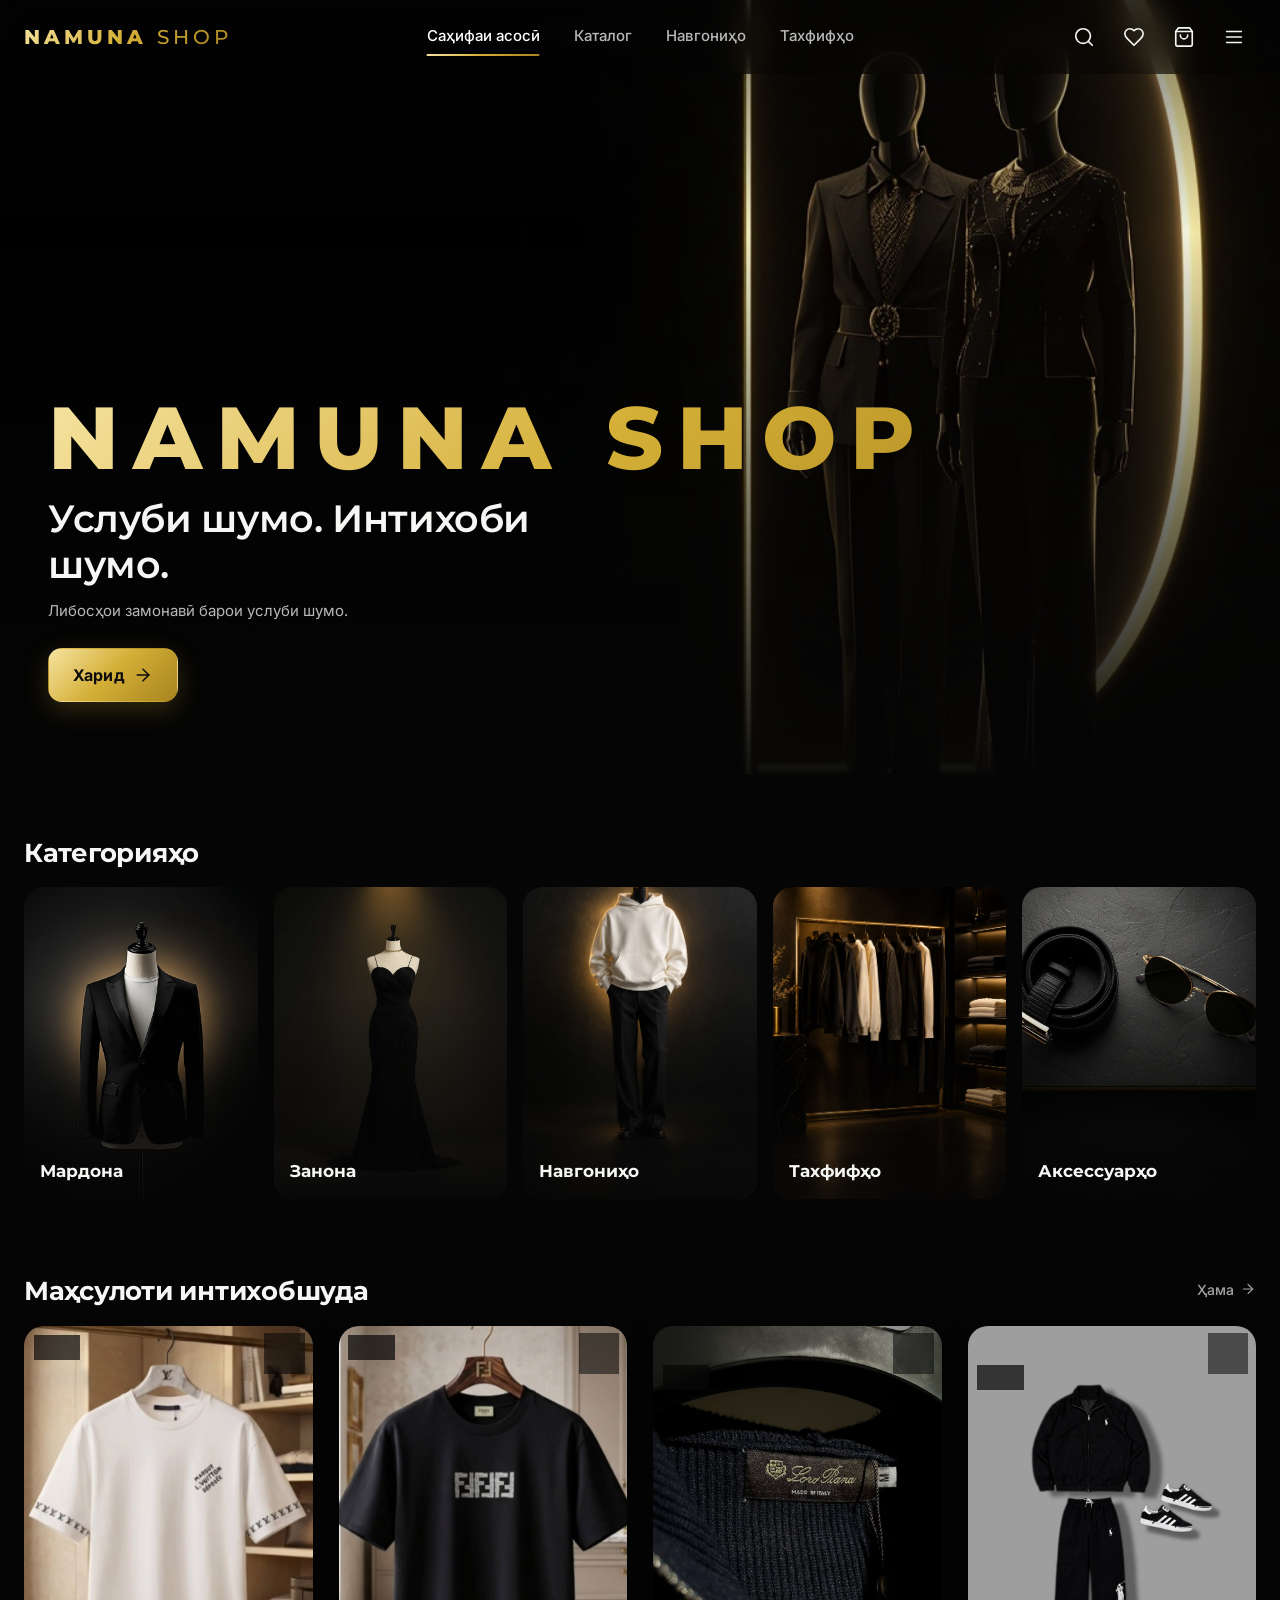
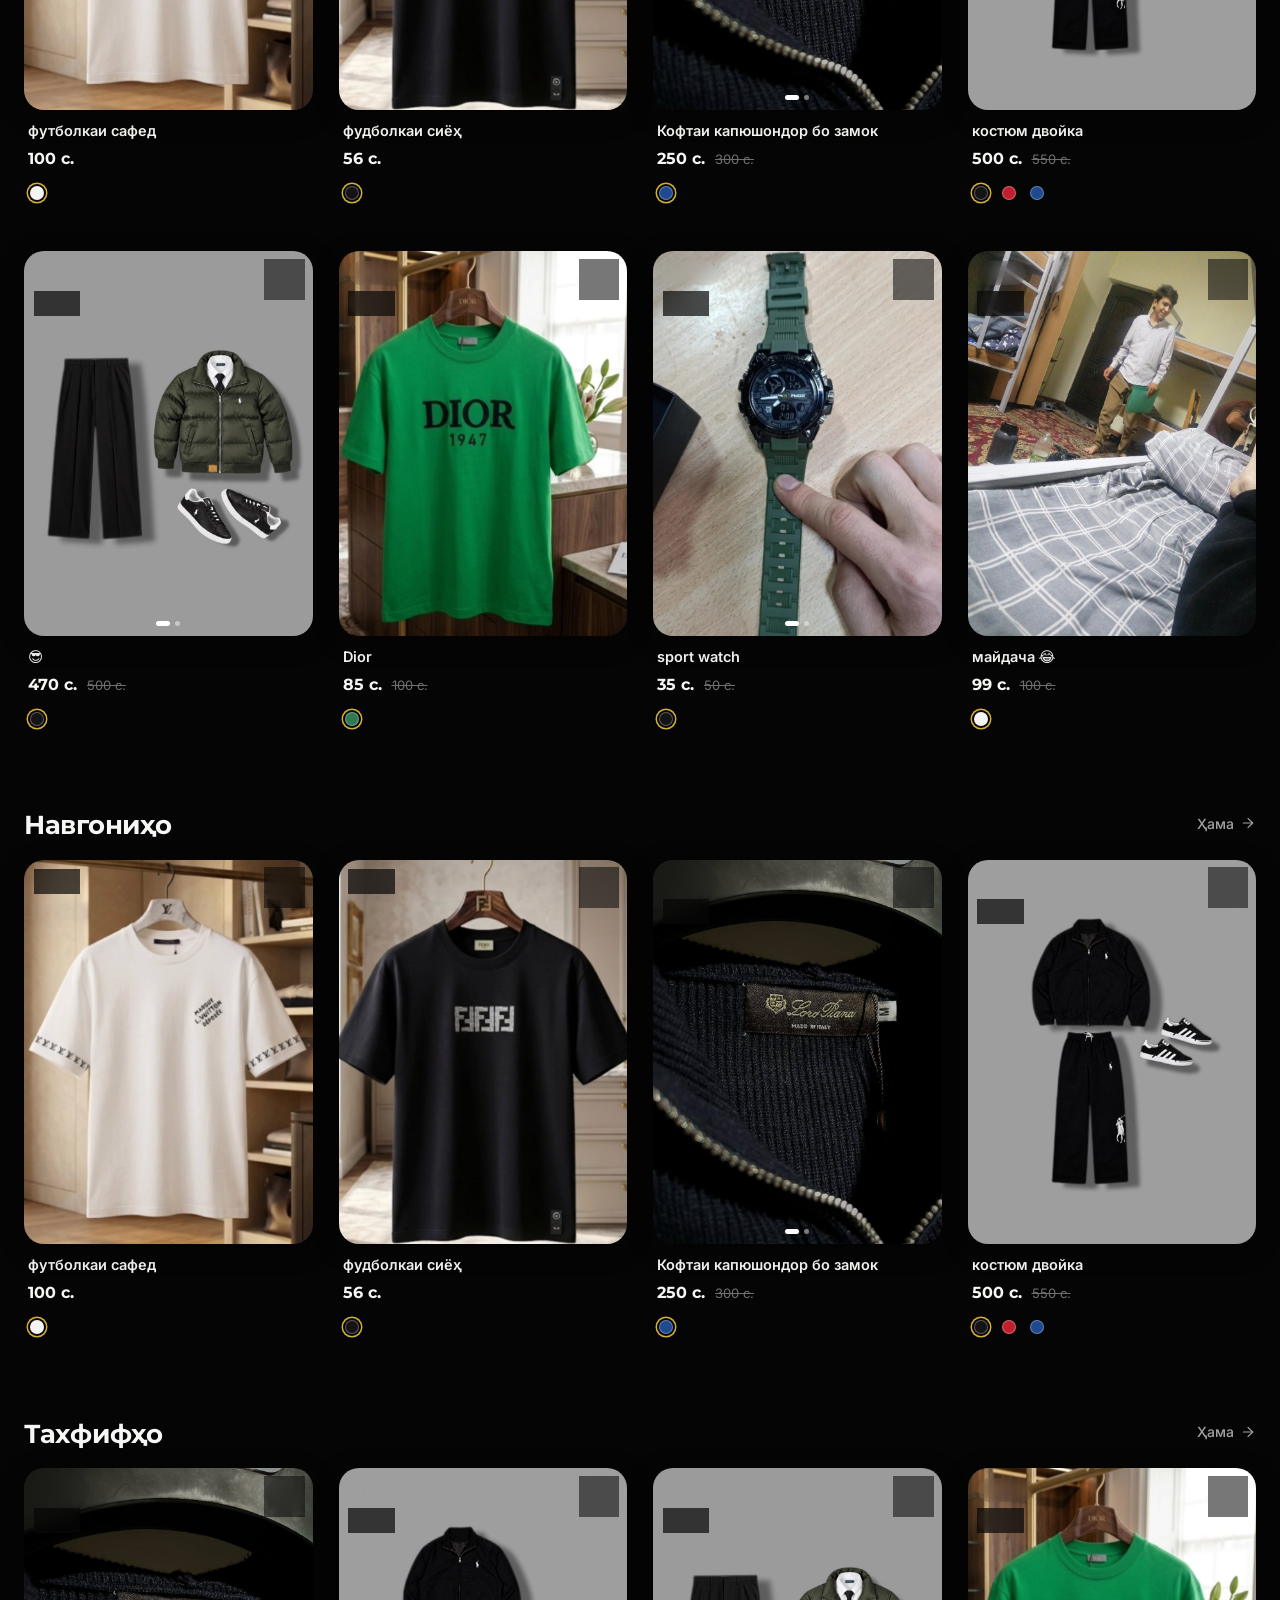
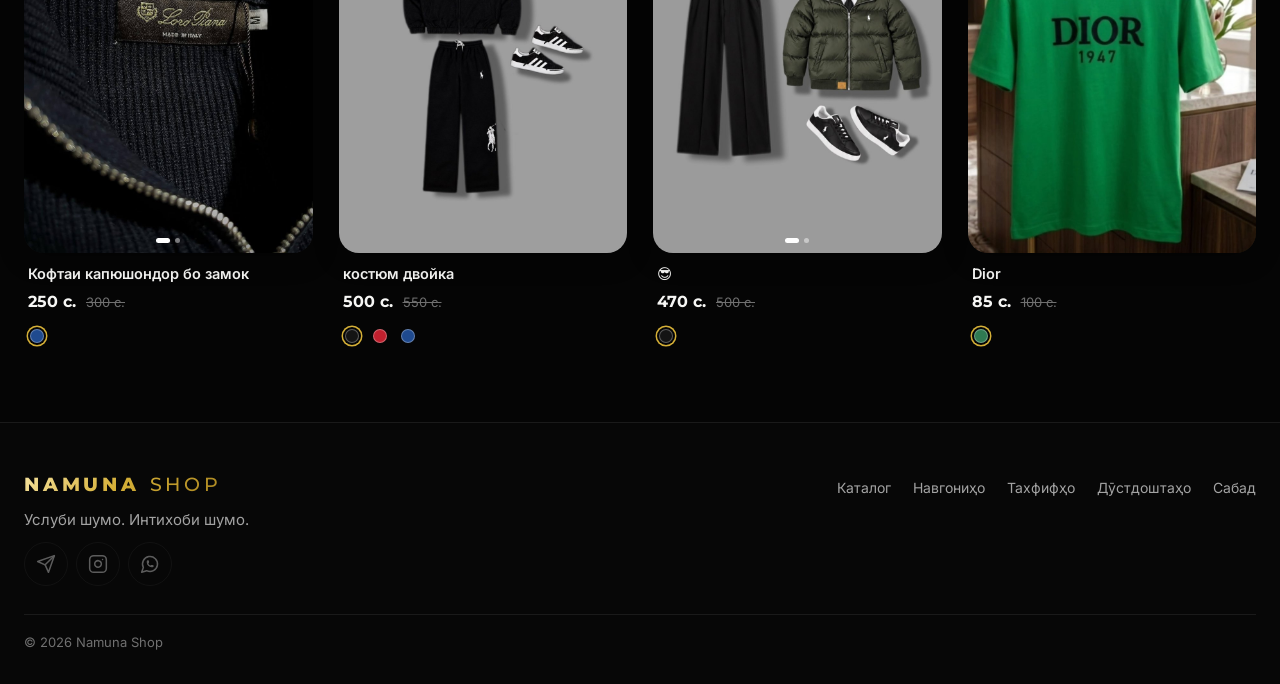
<file: index.html>
<!DOCTYPE html>
<html lang="tg">
<head>
<meta charset="utf-8">
<meta name="viewport" content="width=device-width, initial-scale=1, viewport-fit=cover">
<title>NAMUNA SHOP — Мағозаи либос</title>
<meta name="description" content="NAMUNA SHOP — мағозаи замонавии либос дар Тоҷикистон. Либоси мардона, занона ва аксессуарҳо бо сифати баланд ва нархи муносиб.">
<meta name="keywords" content="NAMUNA SHOP, мағозаи либос, либоси мардона, либоси занона, аксессуарҳо, тахфиф, Тоҷикистон, Душанбе, харид">
<meta name="theme-color" content="#050505">
<meta name="color-scheme" content="dark">
<meta property="og:type" content="website">
<meta property="og:site_name" content="NAMUNA SHOP">
<meta property="og:locale" content="tg_TJ">
<meta property="og:title" content="NAMUNA SHOP — Мағозаи либос">
<meta property="og:description" content="NAMUNA SHOP — мағозаи замонавии либос дар Тоҷикистон. Либоси мардона, занона ва аксессуарҳо бо сифати баланд ва нархи муносиб.">
<meta property="og:image" content="assets/banners/og.jpg">
<meta name="twitter:card" content="summary_large_image">
<link rel="icon" href="assets/logo/favicon.svg" type="image/svg+xml">
<link rel="icon" href="assets/logo/favicon.png" type="image/png" sizes="48x48">
<link rel="apple-touch-icon" href="assets/icons/icon-192.png">
<link rel="manifest" href="manifest.json">
<link rel="preconnect" href="https://fonts.googleapis.com">
<link rel="preconnect" href="https://fonts.gstatic.com" crossorigin>
<link rel="stylesheet" href="https://fonts.googleapis.com/css2?family=Inter:wght@400;500;600&family=Montserrat:wght@500;600;700;800&display=swap&subset=cyrillic,cyrillic-ext">
<link rel="stylesheet" href="css/style.css">
<link rel="stylesheet" href="css/responsive.css">
<link rel="stylesheet" href="css/animations.css">
<script>document.documentElement.classList.add("js");</script>
</head>
<body data-page="home">
<a class="skip-link" href="#main">Гузариш ба мундариҷа</a>
<header class="site-header" id="siteHeader"></header>
<main id="main">
  <section class="hero" aria-labelledby="heroTitle">
    <div class="hero__bg"><img src="assets/banners/hero.jpg" alt="Коллексияи либоси NAMUNA SHOP" width="1600" height="1000" fetchpriority="high" onerror="imgFallback(this)"></div>
    <div class="hero__content">
      <p class="hero__brand">NAMUNA SHOP</p>
      <h1 class="hero__title" id="heroTitle">Услуби шумо. Интихоби шумо.</h1>
      <p class="hero__text">Либосҳои замонавӣ барои услуби шумо.</p>
      <a class="btn btn--gold btn--lg" href="catalog.html">Харид <i data-icon="arrowRight" data-size="20"></i></a>
    </div>
  </section>

  <section class="section" aria-labelledby="cats-t">
    <div class="section__head"><h2 class="section__title" id="cats-t">Категорияҳо</h2></div>
    <div class="cat-grid">
      <a class="cat-card reveal" style="--i:0" href="catalog.html?cat=%D0%9C%D0%B0%D1%80%D0%B4%D0%BE%D0%BD%D0%B0">
        <img src="assets/banners/cat-men.jpg" alt="Мардона" width="600" height="800" loading="lazy" decoding="async" onerror="imgFallback(this)">
        <span>Мардона<i data-icon="arrowRight" data-size="20"></i></span>
      </a>
      <a class="cat-card reveal" style="--i:1" href="catalog.html?cat=%D0%97%D0%B0%D0%BD%D0%BE%D0%BD%D0%B0">
        <img src="assets/banners/cat-women.jpg" alt="Занона" width="600" height="800" loading="lazy" decoding="async" onerror="imgFallback(this)">
        <span>Занона<i data-icon="arrowRight" data-size="20"></i></span>
      </a>
      <a class="cat-card reveal" style="--i:2" href="catalog.html?filter=new">
        <img src="assets/banners/cat-new.jpg" alt="Навгониҳо" width="600" height="800" loading="lazy" decoding="async" onerror="imgFallback(this)">
        <span>Навгониҳо<i data-icon="arrowRight" data-size="20"></i></span>
      </a>
      <a class="cat-card reveal" style="--i:3" href="catalog.html?filter=sale">
        <img src="assets/banners/cat-sale.jpg" alt="Тахфифҳо" width="600" height="800" loading="lazy" decoding="async" onerror="imgFallback(this)">
        <span>Тахфифҳо<i data-icon="arrowRight" data-size="20"></i></span>
      </a>
      <a class="cat-card reveal" style="--i:4" href="catalog.html?cat=%D0%90%D0%BA%D1%81%D0%B5%D1%81%D1%81%D1%83%D0%B0%D1%80%D2%B3%D0%BE">
        <img src="assets/banners/cat-accessories.jpg" alt="Аксессуарҳо" width="600" height="800" loading="lazy" decoding="async" onerror="imgFallback(this)">
        <span>Аксессуарҳо<i data-icon="arrowRight" data-size="20"></i></span>
      </a>
    </div>
  </section>

  <section class="section" aria-labelledby="featuredGrid-t">
    <div class="section__head"><h2 class="section__title" id="featuredGrid-t">Маҳсулоти интихобшуда</h2><a class="link-arrow" href="catalog.html">Ҳама <i data-icon="arrowRight" data-size="16"></i></a></div>
    <div class="product-grid" id="featuredGrid"></div>
  </section>

  <section class="section" aria-labelledby="newGrid-t">
    <div class="section__head"><h2 class="section__title" id="newGrid-t">Навгониҳо</h2><a class="link-arrow" href="catalog.html?filter=new">Ҳама <i data-icon="arrowRight" data-size="16"></i></a></div>
    <div class="product-grid" id="newGrid"></div>
  </section>

  <section class="section" aria-labelledby="saleGrid-t">
    <div class="section__head"><h2 class="section__title" id="saleGrid-t">Тахфифҳо</h2><a class="link-arrow" href="catalog.html?filter=sale">Ҳама <i data-icon="arrowRight" data-size="16"></i></a></div>
    <div class="product-grid" id="saleGrid"></div>
  </section>

  <section class="section" id="recentSection" hidden aria-labelledby="recentGrid-t">
    <div class="section__head"><h2 class="section__title" id="recentGrid-t">Ба наздикӣ дидашуда</h2></div>
    <div class="product-grid" id="recentGrid"></div>
  </section>
</main>
<footer class="site-footer" id="siteFooter"></footer>
<nav class="bottom-nav" id="bottomNav" aria-label="Ҳаракати асосӣ"></nav>
<script src="config.js"></script>
<script src="js/utils.js"></script>
<script src="js/products.js"></script>
<script src="js/favorites.js"></script>
<script src="js/cart.js"></script>
<script src="js/search.js"></script>
<script src="js/app.js"></script>
</body>
</html>
</file>
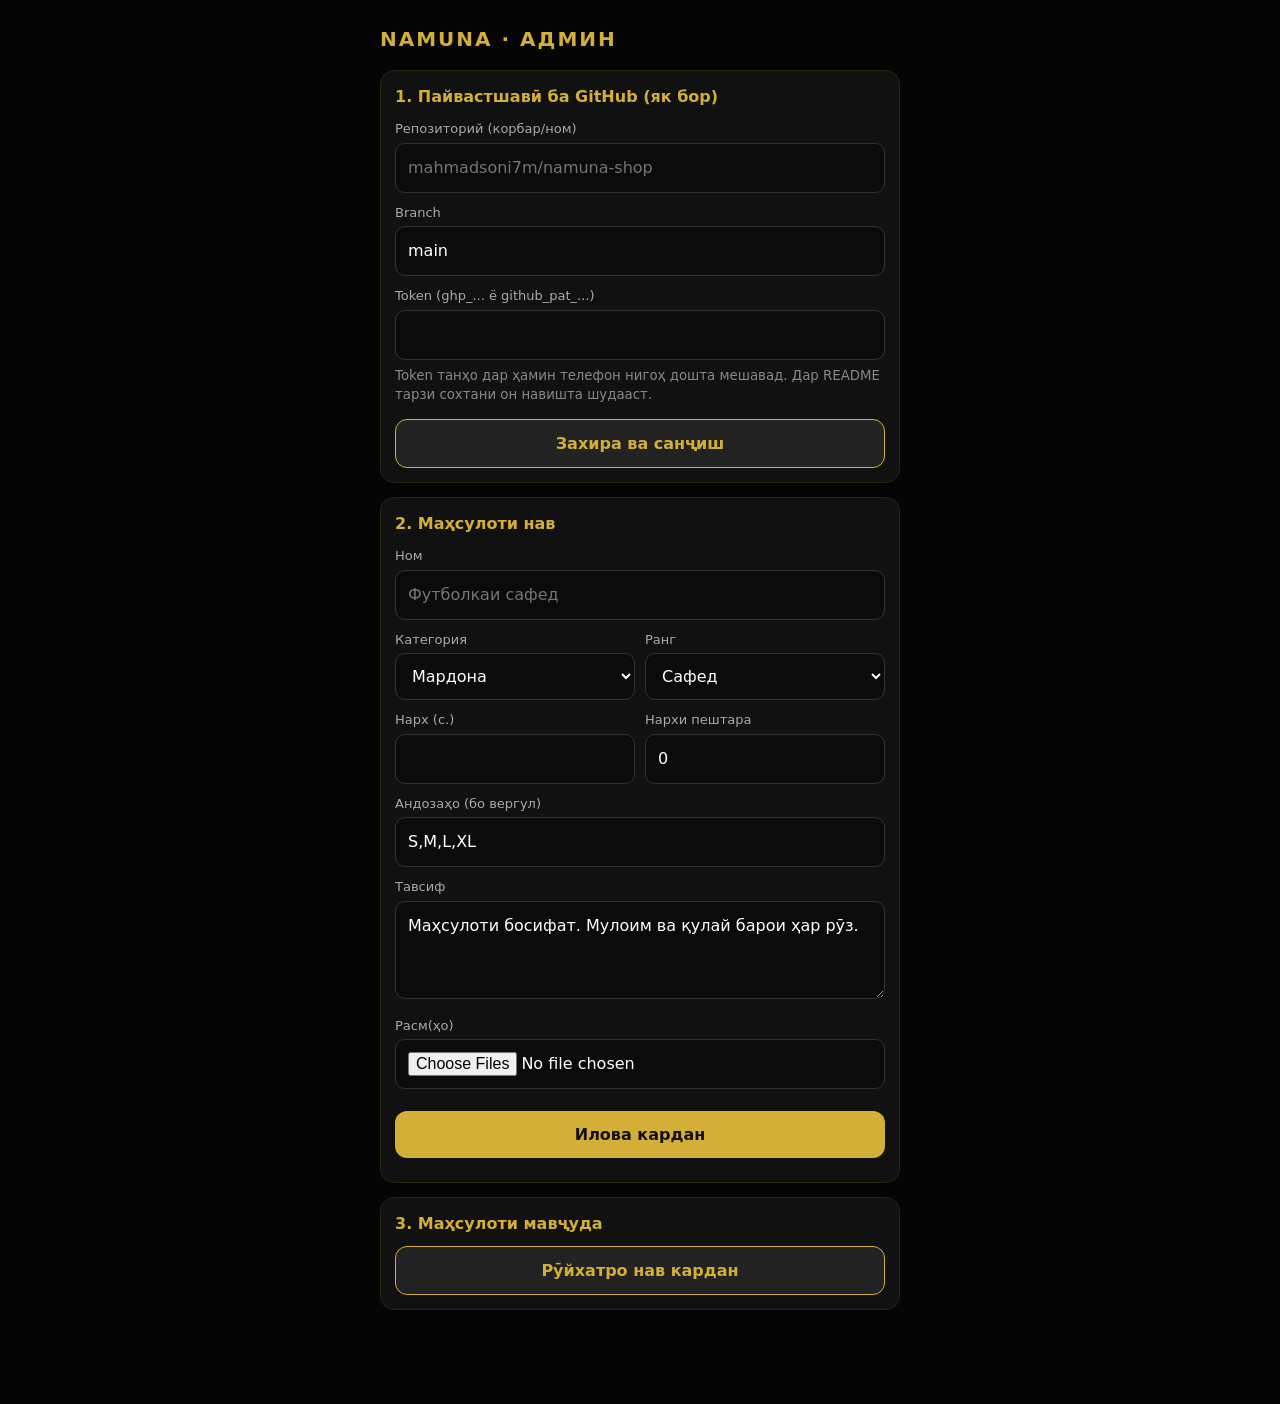
<file: admin.html>
<!DOCTYPE html>
<html lang="tg">
<head>
<meta charset="utf-8">
<meta name="viewport" content="width=device-width, initial-scale=1">
<meta name="robots" content="noindex, nofollow">
<meta name="theme-color" content="#050505">
<title>Админ — NAMUNA SHOP</title>
<style>
*{box-sizing:border-box}body{margin:0;background:#050505;color:#f2f2f2;font:16px/1.5 system-ui,Arial,sans-serif;padding:16px 16px 80px}
.w{max-width:520px;margin:0 auto}h1{font-size:20px;color:#d4af37;letter-spacing:2px;margin:8px 0 16px}
.card{background:#111;border:1px solid #2a2410;border-radius:14px;padding:14px;margin-bottom:14px}
h2{font-size:16px;margin:0 0 10px;color:#d4af37}label{display:block;font-size:13px;color:#aaa;margin:10px 0 4px}
input,select,textarea{width:100%;background:#0b0b0b;color:#fff;border:1px solid #333;border-radius:10px;padding:12px;font:inherit}
input:focus,select:focus,textarea:focus{outline:2px solid #d4af37;border-color:#d4af37}
.row{display:flex;gap:10px}.row>*{flex:1}
button{width:100%;margin-top:14px;background:#d4af37;color:#111;border:0;border-radius:12px;padding:14px;font:700 16px system-ui;cursor:pointer}
button.s{background:#222;color:#d4af37;border:1px solid #d4af37}button:disabled{opacity:.5}
#log{white-space:pre-wrap;font-size:14px;margin-top:10px}.ok{color:#6ee7a0}.er{color:#ff7b7b}
.chk{display:flex;gap:10px;align-items:center;color:#ddd;font-size:15px}.chk input{width:20px;height:20px}
.it{display:flex;gap:10px;align-items:center;border-top:1px solid #222;padding:10px 0}.it img{width:56px;height:56px;object-fit:cover;border-radius:8px;background:#222}.it div{flex:1;min-width:0}.it b{display:block;overflow:hidden;text-overflow:ellipsis;white-space:nowrap}.it button{width:auto;margin:0;padding:8px 12px;font-size:14px}.it .d{background:#3a1212;color:#ff9b9b}
small{color:#888;display:block;margin-top:6px}#prev{display:flex;gap:6px;flex-wrap:wrap;margin-top:8px}#prev img{width:70px;height:70px;object-fit:cover;border-radius:8px}
</style>
</head>
<body>
<div class="w">
<h1>NAMUNA · АДМИН</h1>

<div class="card" id="setCard">
  <h2>1. Пайвастшавӣ ба GitHub (як бор)</h2>
  <label>Репозиторий (корбар/ном)</label>
  <input id="repo" placeholder="mahmadsoni7m/namuna-shop" autocapitalize="off" autocomplete="off">
  <label>Branch</label>
  <input id="branch" value="main" autocapitalize="off">
  <label>Token (ghp_... ё github_pat_...)</label>
  <input id="token" type="password" autocapitalize="off" autocomplete="off">
  <small>Token танҳо дар ҳамин телефон нигоҳ дошта мешавад. Дар README тарзи сохтани он навишта шудааст.</small>
  <button class="s" id="saveSet" type="button">Захира ва санҷиш</button>
  <div id="setLog"></div>
</div>

<div class="card">
  <h2>2. Маҳсулоти нав</h2>
  <label>Ном</label><input id="name" placeholder="Футболкаи сафед">
  <div class="row">
    <div><label>Категория</label><select id="cat"><option>Мардона</option><option>Занона</option><option>Аксессуарҳо</option></select></div>
    <div><label>Ранг</label><select id="color"></select></div>
  </div>
  <div class="row">
    <div><label>Нарх (с.)</label><input id="price" type="number" inputmode="numeric" min="1"></div>
    <div><label>Нархи пештара</label><input id="old" type="number" inputmode="numeric" min="0" value="0"></div>
  </div>
  <label>Андозаҳо (бо вергул)</label><input id="sizes" value="S,M,L,XL">
  <label>Тавсиф</label><textarea id="desc" rows="3">Маҳсулоти босифат. Мулоим ва қулай барои ҳар рӯз.</textarea>
  <label>Расм(ҳо)</label><input id="photos" type="file" accept="image/*" multiple>
  <div id="prev"></div>
  <button id="go" type="button">Илова кардан</button>
  <div id="log"></div>
</div>

<div class="card">
  <h2>3. Маҳсулоти мавҷуда</h2>
  <button class="s" id="reload" type="button" style="margin-top:0">Рӯйхатро нав кардан</button>
  <div id="list"></div>
  <div id="listLog"></div>
</div>

<div class="card" id="editCard" hidden>
  <h2 id="editTitle">Таҳрир</h2>
  <label>Ном</label><input id="e_name">
  <div class="row">
    <div><label>Категория</label><select id="e_cat"><option>Мардона</option><option>Занона</option><option>Аксессуарҳо</option></select></div>
    <div><label>Нарх (с.)</label><input id="e_price" type="number" inputmode="numeric" min="1"></div>
  </div>
  <div class="row">
    <div><label>Нархи пештара</label><input id="e_old" type="number" inputmode="numeric" min="0"></div>
    <div><label>Андозаҳо</label><input id="e_sizes"></div>
  </div>
  <label>Андозаҳои тамомшуда (бо вергул)</label><input id="e_sold" placeholder="масалан XL">
  <label>Тавсиф</label><textarea id="e_desc" rows="3"></textarea>
  <label class="chk"><input type="checkbox" id="e_new"> Навгонӣ</label>
  <label class="chk"><input type="checkbox" id="e_feat"> Дар саҳифаи асосӣ</label>
  <label class="chk"><input type="checkbox" id="e_hot"> Машҳур (Hot)</label>
  <label class="chk"><input type="checkbox" id="e_lim"> Маҳдуд</label>
  <button id="e_save" type="button">Захира кардан</button>
  <h2 style="margin-top:18px">Ранги нав илова кардан</h2>
  <div class="row"><div><label>Ранг</label><select id="e_color"></select></div></div>
  <label>Расм(ҳо)</label><input id="e_photos" type="file" accept="image/*" multiple>
  <button class="s" id="e_addcolor" type="button">Ранг илова кардан</button>
  <button class="s" id="e_close" type="button">Пӯшидан</button>
  <div id="editLog"></div>
</div>
</div>
<script src="js/admin.js"></script>
</body>
</html>
</file>
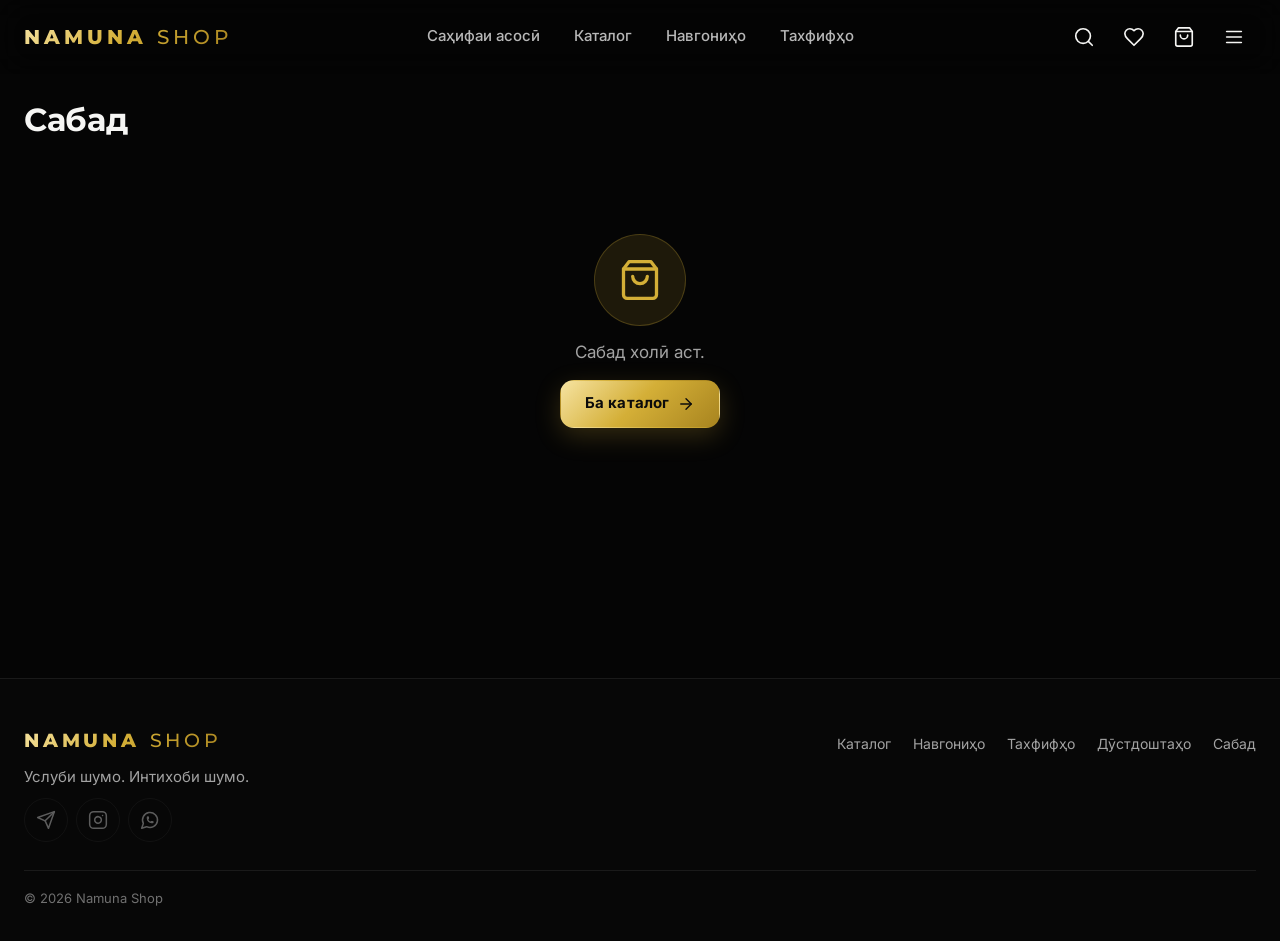
<file: cart.html>
<!DOCTYPE html>
<html lang="tg">
<head>
<meta charset="utf-8">
<meta name="viewport" content="width=device-width, initial-scale=1, viewport-fit=cover">
<title>Сабад — NAMUNA SHOP</title>
<meta name="description" content="NAMUNA SHOP — мағозаи замонавии либос дар Тоҷикистон. Либоси мардона, занона ва аксессуарҳо бо сифати баланд ва нархи муносиб.">
<meta name="keywords" content="NAMUNA SHOP, мағозаи либос, либоси мардона, либоси занона, аксессуарҳо, тахфиф, Тоҷикистон, Душанбе, харид">
<meta name="theme-color" content="#050505">
<meta name="color-scheme" content="dark">
<meta property="og:type" content="website">
<meta property="og:site_name" content="NAMUNA SHOP">
<meta property="og:locale" content="tg_TJ">
<meta property="og:title" content="Сабад — NAMUNA SHOP">
<meta property="og:description" content="NAMUNA SHOP — мағозаи замонавии либос дар Тоҷикистон. Либоси мардона, занона ва аксессуарҳо бо сифати баланд ва нархи муносиб.">
<meta property="og:image" content="assets/banners/og.jpg">
<meta name="twitter:card" content="summary_large_image">
<link rel="icon" href="assets/logo/favicon.svg" type="image/svg+xml">
<link rel="icon" href="assets/logo/favicon.png" type="image/png" sizes="48x48">
<link rel="apple-touch-icon" href="assets/icons/icon-192.png">
<link rel="manifest" href="manifest.json">
<link rel="preconnect" href="https://fonts.googleapis.com">
<link rel="preconnect" href="https://fonts.gstatic.com" crossorigin>
<link rel="stylesheet" href="https://fonts.googleapis.com/css2?family=Inter:wght@400;500;600&family=Montserrat:wght@500;600;700;800&display=swap&subset=cyrillic,cyrillic-ext">
<link rel="stylesheet" href="css/style.css">
<link rel="stylesheet" href="css/responsive.css">
<link rel="stylesheet" href="css/animations.css">
<script>document.documentElement.classList.add("js");</script>
</head>
<body data-page="cart">
<a class="skip-link" href="#main">Гузариш ба мундариҷа</a>
<header class="site-header" id="siteHeader"></header>
<main id="main">
  <div class="page-head"><h1 class="page-title">Сабад</h1></div>
  <div class="page-main page-main--narrow"><div id="cartPage" class="cart-page"></div></div>
</main>
<footer class="site-footer" id="siteFooter"></footer>
<nav class="bottom-nav" id="bottomNav" aria-label="Ҳаракати асосӣ"></nav>
<script src="config.js"></script>
<script src="js/utils.js"></script>
<script src="js/products.js"></script>
<script src="js/favorites.js"></script>
<script src="js/cart.js"></script>
<script src="js/search.js"></script>
<script src="js/app.js"></script>
</body>
</html>
</file>
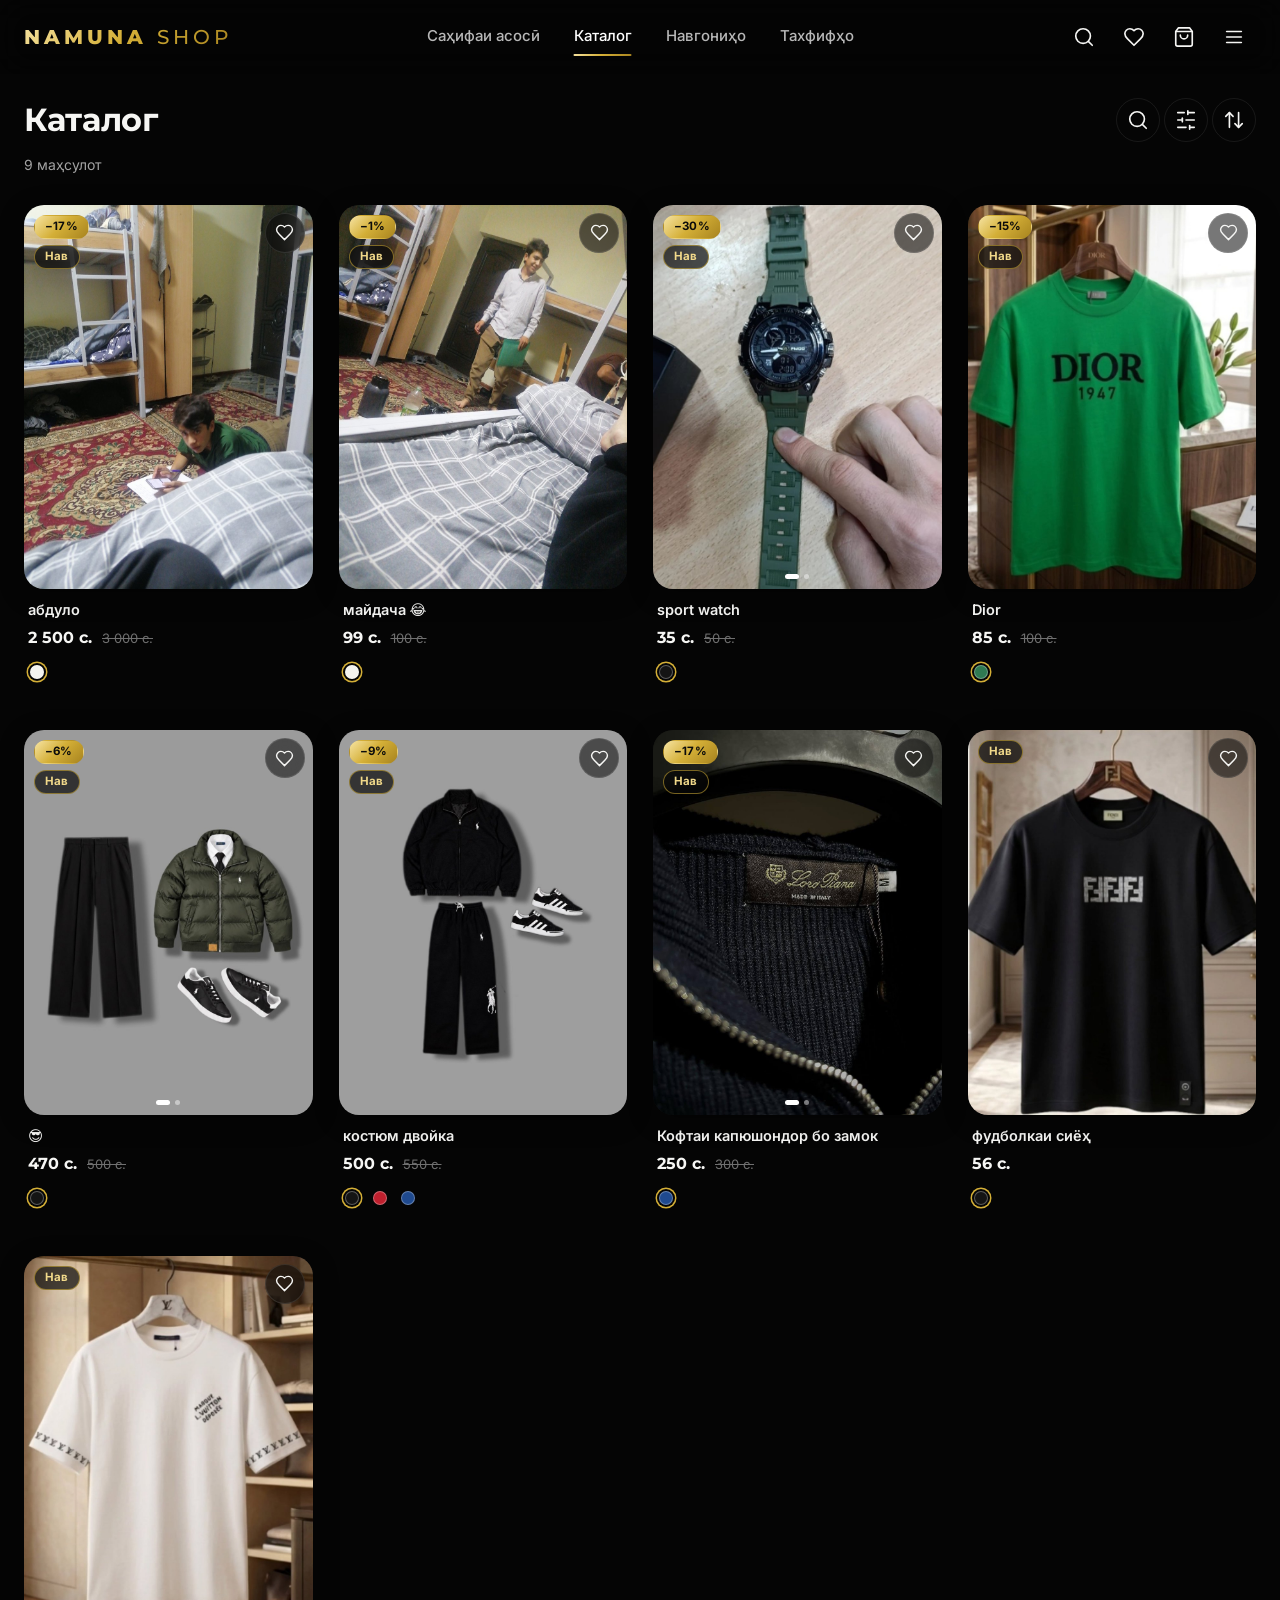
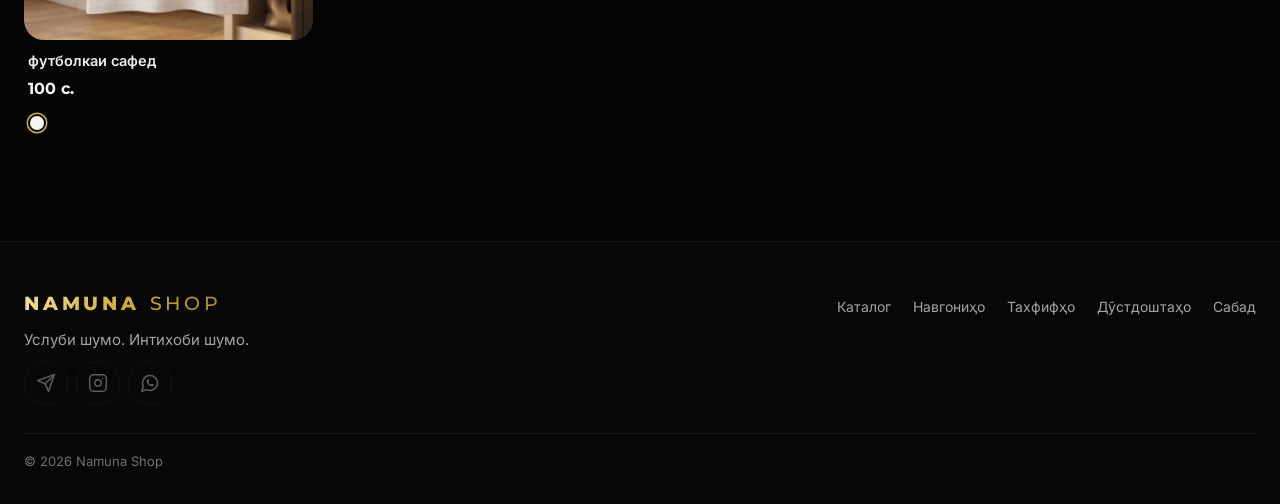
<file: catalog.html>
<!DOCTYPE html>
<html lang="tg">
<head>
<meta charset="utf-8">
<meta name="viewport" content="width=device-width, initial-scale=1, viewport-fit=cover">
<title>Каталог — NAMUNA SHOP</title>
<meta name="description" content="Каталоги пурраи NAMUNA SHOP: либоси мардона, занона ва аксессуарҳо. Филтр аз рӯи ранг, андоза ва нарх.">
<meta name="keywords" content="NAMUNA SHOP, мағозаи либос, либоси мардона, либоси занона, аксессуарҳо, тахфиф, Тоҷикистон, Душанбе, харид">
<meta name="theme-color" content="#050505">
<meta name="color-scheme" content="dark">
<meta property="og:type" content="website">
<meta property="og:site_name" content="NAMUNA SHOP">
<meta property="og:locale" content="tg_TJ">
<meta property="og:title" content="Каталог — NAMUNA SHOP">
<meta property="og:description" content="Каталоги пурраи NAMUNA SHOP: либоси мардона, занона ва аксессуарҳо. Филтр аз рӯи ранг, андоза ва нарх.">
<meta property="og:image" content="assets/banners/og.jpg">
<meta name="twitter:card" content="summary_large_image">
<link rel="icon" href="assets/logo/favicon.svg" type="image/svg+xml">
<link rel="icon" href="assets/logo/favicon.png" type="image/png" sizes="48x48">
<link rel="apple-touch-icon" href="assets/icons/icon-192.png">
<link rel="manifest" href="manifest.json">
<link rel="preconnect" href="https://fonts.googleapis.com">
<link rel="preconnect" href="https://fonts.gstatic.com" crossorigin>
<link rel="stylesheet" href="https://fonts.googleapis.com/css2?family=Inter:wght@400;500;600&family=Montserrat:wght@500;600;700;800&display=swap&subset=cyrillic,cyrillic-ext">
<link rel="stylesheet" href="css/style.css">
<link rel="stylesheet" href="css/responsive.css">
<link rel="stylesheet" href="css/animations.css">
<script>document.documentElement.classList.add("js");</script>
</head>
<body data-page="catalog">
<a class="skip-link" href="#main">Гузариш ба мундариҷа</a>
<header class="site-header" id="siteHeader"></header>
<main id="main">
  <div class="page-head">
    <h1 class="page-title" id="catalogTitle">Каталог</h1>
    <div class="page-tools">
      <button type="button" class="icon-btn" data-open-search aria-label="Ҷустуҷӯ" title="Ҷустуҷӯ"><i data-icon="search"></i></button>
      <button type="button" class="icon-btn" id="openFilter" aria-label="Филтр" title="Филтр"><i data-icon="filter"></i><span class="count" id="filterBadge" hidden>0</span></button>
      <button type="button" class="icon-btn" id="openSort" aria-label="Ҷудокунӣ" title="Ҷудокунӣ"><i data-icon="sort"></i></button>
    </div>
  </div>
  <div class="toolbar">
    <span class="toolbar__count" id="catalogCount" aria-live="polite"></span>
    <div class="active-chips" id="activeChips" hidden></div>
  </div>
  <div class="page-main"><div class="product-grid" id="catalogGrid"></div></div>
  <aside class="sheet sheet--side layer" id="filterPanel" role="dialog" aria-modal="true" aria-label="Филтр" aria-hidden="true"></aside>
  <div class="sheet layer" id="sortSheet" role="dialog" aria-modal="true" aria-label="Ҷудокунӣ" aria-hidden="true"></div>
</main>
<footer class="site-footer" id="siteFooter"></footer>
<nav class="bottom-nav" id="bottomNav" aria-label="Ҳаракати асосӣ"></nav>
<script src="config.js"></script>
<script src="js/utils.js"></script>
<script src="js/products.js"></script>
<script src="js/favorites.js"></script>
<script src="js/cart.js"></script>
<script src="js/search.js"></script>
<script src="js/app.js"></script>
<script src="js/catalog.js"></script>
</body>
</html>
</file>
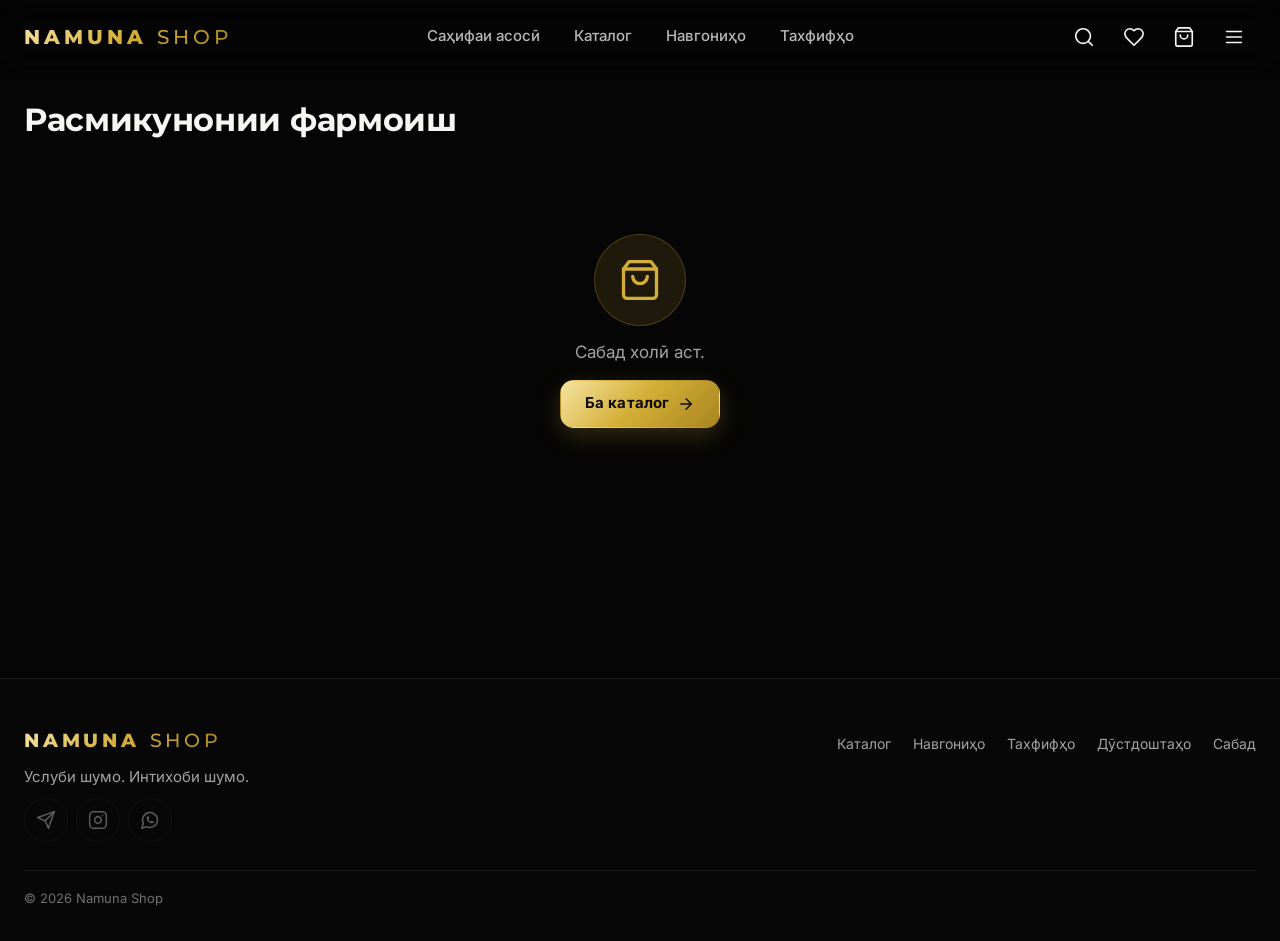
<file: checkout.html>
<!DOCTYPE html>
<html lang="tg">
<head>
<meta charset="utf-8">
<meta name="viewport" content="width=device-width, initial-scale=1, viewport-fit=cover">
<title>Расмикунонии фармоиш — NAMUNA SHOP</title>
<meta name="description" content="NAMUNA SHOP — мағозаи замонавии либос дар Тоҷикистон. Либоси мардона, занона ва аксессуарҳо бо сифати баланд ва нархи муносиб.">
<meta name="keywords" content="NAMUNA SHOP, мағозаи либос, либоси мардона, либоси занона, аксессуарҳо, тахфиф, Тоҷикистон, Душанбе, харид">
<meta name="theme-color" content="#050505">
<meta name="color-scheme" content="dark">
<meta property="og:type" content="website">
<meta property="og:site_name" content="NAMUNA SHOP">
<meta property="og:locale" content="tg_TJ">
<meta property="og:title" content="Расмикунонии фармоиш — NAMUNA SHOP">
<meta property="og:description" content="NAMUNA SHOP — мағозаи замонавии либос дар Тоҷикистон. Либоси мардона, занона ва аксессуарҳо бо сифати баланд ва нархи муносиб.">
<meta property="og:image" content="assets/banners/og.jpg">
<meta name="twitter:card" content="summary_large_image">
<link rel="icon" href="assets/logo/favicon.svg" type="image/svg+xml">
<link rel="icon" href="assets/logo/favicon.png" type="image/png" sizes="48x48">
<link rel="apple-touch-icon" href="assets/icons/icon-192.png">
<link rel="manifest" href="manifest.json">
<link rel="preconnect" href="https://fonts.googleapis.com">
<link rel="preconnect" href="https://fonts.gstatic.com" crossorigin>
<link rel="stylesheet" href="https://fonts.googleapis.com/css2?family=Inter:wght@400;500;600&family=Montserrat:wght@500;600;700;800&display=swap&subset=cyrillic,cyrillic-ext">
<link rel="stylesheet" href="css/style.css">
<link rel="stylesheet" href="css/responsive.css">
<link rel="stylesheet" href="css/animations.css">
<script>document.documentElement.classList.add("js");</script>
</head>
<body data-page="checkout">
<a class="skip-link" href="#main">Гузариш ба мундариҷа</a>
<header class="site-header" id="siteHeader"></header>
<main id="main">
  <div class="page-head"><h1 class="page-title">Расмикунонии фармоиш</h1></div>
  <div class="page-main page-main--narrow"><div id="checkoutRoot"></div></div>
</main>
<footer class="site-footer" id="siteFooter"></footer>
<nav class="bottom-nav" id="bottomNav" aria-label="Ҳаракати асосӣ"></nav>
<script src="config.js"></script>
<script src="js/utils.js"></script>
<script src="js/products.js"></script>
<script src="js/favorites.js"></script>
<script src="js/cart.js"></script>
<script src="js/search.js"></script>
<script src="js/app.js"></script>
<script src="js/checkout.js"></script>
</body>
</html>
</file>
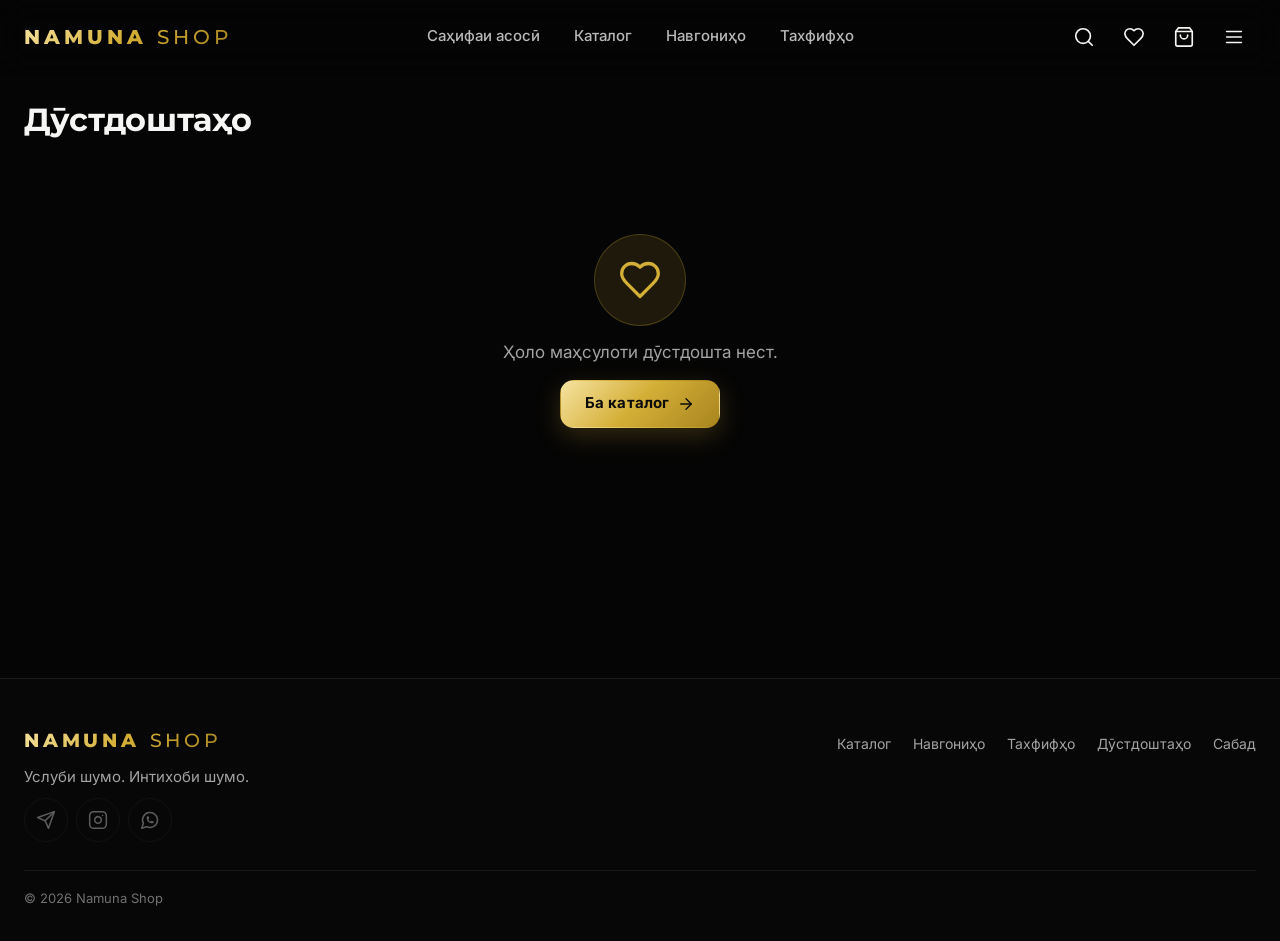
<file: favorites.html>
<!DOCTYPE html>
<html lang="tg">
<head>
<meta charset="utf-8">
<meta name="viewport" content="width=device-width, initial-scale=1, viewport-fit=cover">
<title>Дӯстдоштаҳо — NAMUNA SHOP</title>
<meta name="description" content="NAMUNA SHOP — мағозаи замонавии либос дар Тоҷикистон. Либоси мардона, занона ва аксессуарҳо бо сифати баланд ва нархи муносиб.">
<meta name="keywords" content="NAMUNA SHOP, мағозаи либос, либоси мардона, либоси занона, аксессуарҳо, тахфиф, Тоҷикистон, Душанбе, харид">
<meta name="theme-color" content="#050505">
<meta name="color-scheme" content="dark">
<meta property="og:type" content="website">
<meta property="og:site_name" content="NAMUNA SHOP">
<meta property="og:locale" content="tg_TJ">
<meta property="og:title" content="Дӯстдоштаҳо — NAMUNA SHOP">
<meta property="og:description" content="NAMUNA SHOP — мағозаи замонавии либос дар Тоҷикистон. Либоси мардона, занона ва аксессуарҳо бо сифати баланд ва нархи муносиб.">
<meta property="og:image" content="assets/banners/og.jpg">
<meta name="twitter:card" content="summary_large_image">
<link rel="icon" href="assets/logo/favicon.svg" type="image/svg+xml">
<link rel="icon" href="assets/logo/favicon.png" type="image/png" sizes="48x48">
<link rel="apple-touch-icon" href="assets/icons/icon-192.png">
<link rel="manifest" href="manifest.json">
<link rel="preconnect" href="https://fonts.googleapis.com">
<link rel="preconnect" href="https://fonts.gstatic.com" crossorigin>
<link rel="stylesheet" href="https://fonts.googleapis.com/css2?family=Inter:wght@400;500;600&family=Montserrat:wght@500;600;700;800&display=swap&subset=cyrillic,cyrillic-ext">
<link rel="stylesheet" href="css/style.css">
<link rel="stylesheet" href="css/responsive.css">
<link rel="stylesheet" href="css/animations.css">
<script>document.documentElement.classList.add("js");</script>
</head>
<body data-page="favorites">
<a class="skip-link" href="#main">Гузариш ба мундариҷа</a>
<header class="site-header" id="siteHeader"></header>
<main id="main">
  <div class="page-head"><h1 class="page-title">Дӯстдоштаҳо</h1><span class="toolbar__count" id="favoritesCount"></span></div>
  <div class="page-main"><div id="favoritesGrid"></div></div>
</main>
<footer class="site-footer" id="siteFooter"></footer>
<nav class="bottom-nav" id="bottomNav" aria-label="Ҳаракати асосӣ"></nav>
<script src="config.js"></script>
<script src="js/utils.js"></script>
<script src="js/products.js"></script>
<script src="js/favorites.js"></script>
<script src="js/cart.js"></script>
<script src="js/search.js"></script>
<script src="js/app.js"></script>
</body>
</html>
</file>
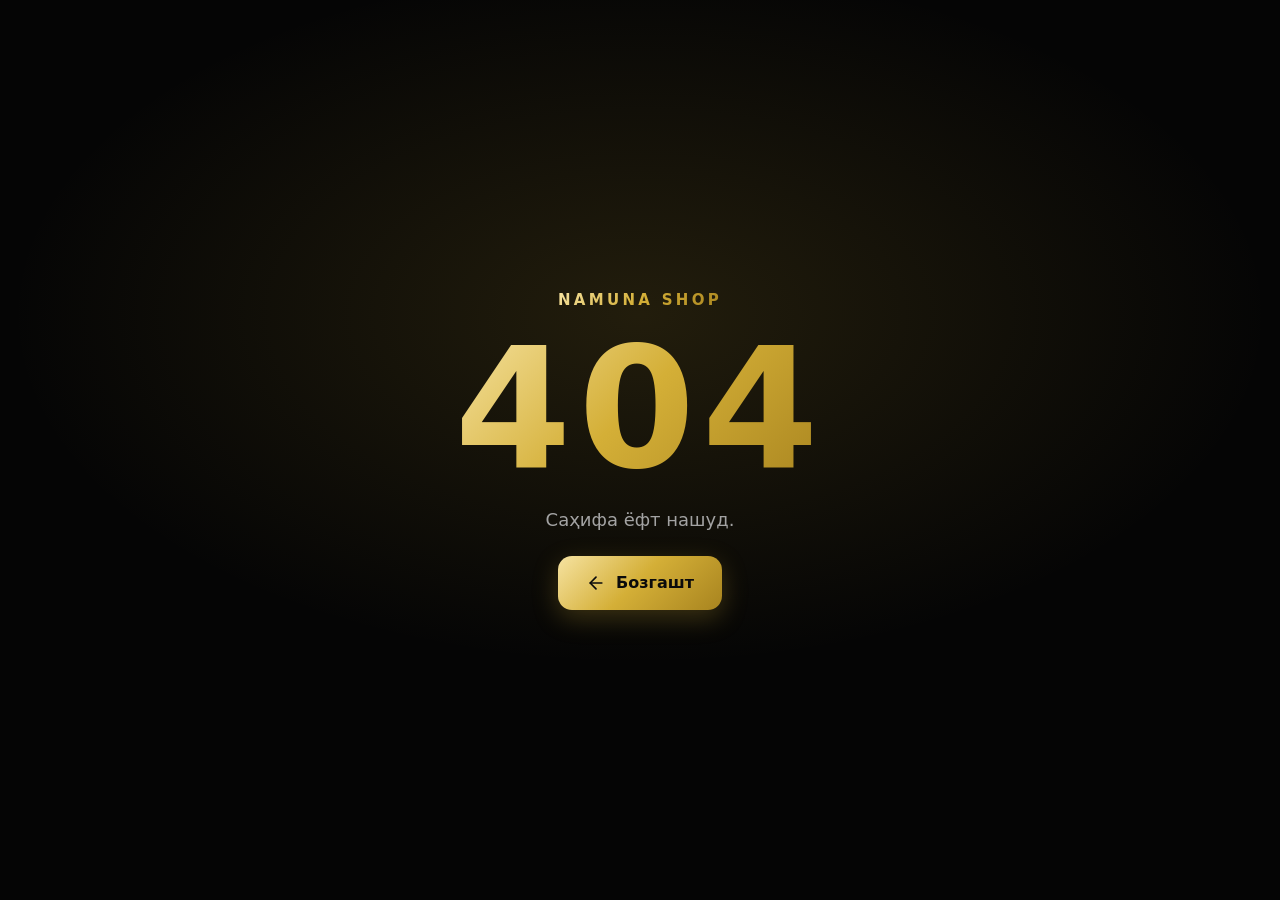
<file: product.html>
<!DOCTYPE html>
<html lang="tg">
<head>
<meta charset="utf-8">
<meta name="viewport" content="width=device-width, initial-scale=1, viewport-fit=cover">
<title>Маҳсулот — NAMUNA SHOP</title>
<meta name="description" content="NAMUNA SHOP — мағозаи замонавии либос дар Тоҷикистон. Либоси мардона, занона ва аксессуарҳо бо сифати баланд ва нархи муносиб.">
<meta name="keywords" content="NAMUNA SHOP, мағозаи либос, либоси мардона, либоси занона, аксессуарҳо, тахфиф, Тоҷикистон, Душанбе, харид">
<meta name="theme-color" content="#050505">
<meta name="color-scheme" content="dark">
<meta property="og:type" content="website">
<meta property="og:site_name" content="NAMUNA SHOP">
<meta property="og:locale" content="tg_TJ">
<meta property="og:title" content="Маҳсулот — NAMUNA SHOP">
<meta property="og:description" content="NAMUNA SHOP — мағозаи замонавии либос дар Тоҷикистон. Либоси мардона, занона ва аксессуарҳо бо сифати баланд ва нархи муносиб.">
<meta property="og:image" content="assets/banners/og.jpg">
<meta name="twitter:card" content="summary_large_image">
<link rel="icon" href="assets/logo/favicon.svg" type="image/svg+xml">
<link rel="icon" href="assets/logo/favicon.png" type="image/png" sizes="48x48">
<link rel="apple-touch-icon" href="assets/icons/icon-192.png">
<link rel="manifest" href="manifest.json">
<link rel="preconnect" href="https://fonts.googleapis.com">
<link rel="preconnect" href="https://fonts.gstatic.com" crossorigin>
<link rel="stylesheet" href="https://fonts.googleapis.com/css2?family=Inter:wght@400;500;600&family=Montserrat:wght@500;600;700;800&display=swap&subset=cyrillic,cyrillic-ext">
<link rel="stylesheet" href="css/style.css">
<link rel="stylesheet" href="css/responsive.css">
<link rel="stylesheet" href="css/animations.css">
<script>document.documentElement.classList.add("js");</script>
</head>
<body data-page="product">
<a class="skip-link" href="#main">Гузариш ба мундариҷа</a>
<header class="site-header" id="siteHeader"></header>
<main id="main">
  <div id="productRoot"></div>
</main>
<footer class="site-footer" id="siteFooter"></footer>
<nav class="bottom-nav" id="bottomNav" aria-label="Ҳаракати асосӣ"></nav>
<script src="config.js"></script>
<script src="js/utils.js"></script>
<script src="js/products.js"></script>
<script src="js/favorites.js"></script>
<script src="js/cart.js"></script>
<script src="js/search.js"></script>
<script src="js/app.js"></script>
<script src="js/product-page.js"></script>
</body>
</html>
</file>
<file: css/style.css>
/* ==========================================================
   NAMUNA SHOP — услуби асосӣ (сиёҳ + тилло)
   Рангҳоро дар :root тағйир диҳед.
   ========================================================== */
:root {
  --bg: #050505;
  --card: #111111;
  --card-2: #151515;
  --card-3: #1c1c1c;
  --line: rgba(255, 255, 255, .08);
  --line-strong: rgba(255, 255, 255, .18);
  --gold: #d4af37;
  --gold-light: #f1d98a;
  --gold-dark: #a8841f;
  --gold-grad: linear-gradient(135deg, #f6e3a1 0%, #d4af37 48%, #a8841f 100%);
  --gold-soft: rgba(212, 175, 55, .12);
  --text: #f6f6f4;
  --muted: #a3a3a3;
  --dim: #707070;
  --danger: #e5675b;
  --radius: 20px;
  --radius-sm: 14px;
  --header-h: 62px;
  --nav-h: 64px;
  --shadow: 0 14px 44px rgba(0, 0, 0, .5);
  --ease: cubic-bezier(.22, .8, .24, 1);
  --font: "Inter", system-ui, -apple-system, "Segoe UI", Roboto, "Noto Sans", Arial, sans-serif;
  --font-display: "Montserrat", "Inter", system-ui, -apple-system, "Segoe UI", Roboto, sans-serif;
  --safe-b: env(safe-area-inset-bottom, 0px);
}

*, *::before, *::after { box-sizing: border-box; }
html { scroll-behavior: smooth; -webkit-text-size-adjust: 100%; background: var(--bg); }
html.no-scroll { overflow: hidden; }
body {
  margin: 0; min-height: 100vh; background: var(--bg); color: var(--text);
  font-family: var(--font); font-size: 15px; line-height: 1.5;
  -webkit-font-smoothing: antialiased; overflow-x: hidden;
  padding-bottom: calc(var(--nav-h) + var(--safe-b));
  -webkit-tap-highlight-color: transparent;
}
img { display: block; max-width: 100%; height: auto; }
a { color: inherit; text-decoration: none; }
button, input, textarea, select { font: inherit; color: inherit; }
button { cursor: pointer; background: none; border: 0; padding: 0; }
h1, h2, h3, p { margin: 0; }
[hidden] { display: none !important; }
.icon { flex: none; }
[data-icon] { display: inline-flex; font-style: normal; align-items: center; justify-content: center; }
.muted { color: var(--muted); }
.small { font-size: 13px; }
:focus-visible { outline: 2px solid var(--gold); outline-offset: 3px; border-radius: 8px; }
::selection { background: var(--gold); color: #000; }

.skip-link { position: absolute; left: 12px; top: -60px; z-index: 300; background: var(--gold); color: #000; padding: 10px 16px; border-radius: 10px; font-weight: 600; }
.skip-link:focus { top: 12px; }
.container { width: 100%; max-width: 1320px; margin-inline: auto; padding-inline: 16px; }

/* ---------- Header ---------- */
.site-header {
  position: sticky; top: 0; z-index: 50; height: var(--header-h);
  background: rgba(5, 5, 5, .55); -webkit-backdrop-filter: blur(16px) saturate(140%); backdrop-filter: blur(16px) saturate(140%);
  border-bottom: 1px solid transparent; transition: background .3s, border-color .3s;
}
.site-header.scrolled { background: rgba(5, 5, 5, .86); border-bottom-color: var(--line); }
.header__inner { height: 100%; max-width: 1320px; margin-inline: auto; padding-inline: 12px 8px; display: flex; align-items: center; justify-content: space-between; gap: 12px; }
.logo { font-family: var(--font-display); font-weight: 800; font-size: 17px; letter-spacing: .2em; white-space: nowrap; background: var(--gold-grad); -webkit-background-clip: text; background-clip: text; color: transparent; }
.logo span { font-weight: 500; letter-spacing: .2em; }
.header__nav { display: none; }
.header__actions { display: flex; align-items: center; gap: 2px; }

.icon-btn { position: relative; display: inline-grid; place-items: center; width: 44px; height: 44px; border-radius: 50%; color: var(--text); transition: background .2s, color .2s, transform .15s; }
.icon-btn:hover { background: rgba(255, 255, 255, .07); }
.icon-btn:active { transform: scale(.92); }
.icon-btn--sm { width: 38px; height: 38px; }
.icon-btn--glass { width: 40px; height: 40px; background: rgba(8, 8, 8, .55); -webkit-backdrop-filter: blur(10px); backdrop-filter: blur(10px); border: 1px solid rgba(255, 255, 255, .1); }
.icon-btn--glass:hover { background: rgba(8, 8, 8, .8); }
.icon-btn--outline { width: 52px; height: 52px; border: 1px solid var(--line-strong); border-radius: 16px; }
.icon-btn--outline:hover { border-color: var(--gold); color: var(--gold); background: transparent; }
.icon-btn.is-active { color: var(--gold); }
.icon-btn.is-active .icon { fill: currentColor; }
.icon-btn.social { color: var(--muted); border: 1px solid var(--line); }
.icon-btn.social:hover { color: var(--gold); border-color: var(--gold); }
.icon-btn.social.is-off { opacity: .55; }
.count { position: absolute; top: 3px; right: 1px; min-width: 18px; height: 18px; padding: 0 5px; border-radius: 9px; background: var(--gold-grad); color: #0a0a0a; font-size: 11px; font-weight: 800; display: grid; place-items: center; line-height: 1; pointer-events: none; }

/* ---------- Bottom nav ---------- */
.bottom-nav {
  position: fixed; left: 0; right: 0; bottom: 0; z-index: 60; height: calc(var(--nav-h) + var(--safe-b)); padding-bottom: var(--safe-b);
  display: grid; grid-template-columns: repeat(5, 1fr);
  background: rgba(8, 8, 8, .88); -webkit-backdrop-filter: blur(18px); backdrop-filter: blur(18px); border-top: 1px solid var(--line);
}
.bottom-nav > * { position: relative; display: flex; flex-direction: column; align-items: center; justify-content: center; gap: 3px; color: var(--dim); font-size: 10.5px; font-weight: 500; transition: color .2s; min-width: 0; }
.bottom-nav > * span:not(.count) { max-width: 100%; overflow: hidden; text-overflow: ellipsis; white-space: nowrap; padding-inline: 2px; }
.bottom-nav > *::before { content: ""; position: absolute; top: 0; left: 50%; width: 26px; height: 3px; border-radius: 0 0 4px 4px; background: var(--gold-grad); transform: translateX(-50%) scaleX(0); transition: transform .3s var(--ease); }
.bottom-nav [aria-current="page"] { color: var(--gold); }
.bottom-nav [aria-current="page"]::before { transform: translateX(-50%) scaleX(1); }
.bottom-nav .count { top: 7px; left: calc(50% + 5px); right: auto; }

/* ---------- Layout ---------- */
main { display: block; min-height: 60vh; }
.section { padding: 40px 0 8px; max-width: 1320px; margin-inline: auto; padding-inline: 16px; }
.section__head { display: flex; align-items: flex-end; justify-content: space-between; gap: 12px; margin-bottom: 18px; }
.section__title { font-family: var(--font-display); font-size: 22px; font-weight: 700; letter-spacing: -.01em; line-height: 1.2; }
.link-arrow { display: inline-flex; align-items: center; gap: 6px; color: var(--muted); font-size: 14px; font-weight: 500; padding: 8px 0; transition: color .2s, gap .2s; }
.link-arrow:hover { color: var(--gold); gap: 10px; }

/* ---------- Buttons ---------- */
.btn { display: inline-flex; align-items: center; justify-content: center; gap: 8px; min-height: 48px; padding: 0 24px; border-radius: 14px; font-weight: 700; font-size: 15px; letter-spacing: .01em; border: 1px solid transparent; transition: transform .15s, box-shadow .25s, background .25s, border-color .25s, color .25s; white-space: nowrap; }
.btn:active { transform: scale(.97); }
.btn--gold { background: var(--gold-grad); color: #0b0b0b; box-shadow: 0 8px 26px rgba(212, 175, 55, .22); }
.btn--gold:hover { box-shadow: 0 10px 32px rgba(212, 175, 55, .38); }
.btn--outline { border-color: var(--line-strong); background: transparent; }
.btn--outline:hover { border-color: var(--gold); color: var(--gold); }
.btn--ghost { background: var(--card-2); border-color: var(--line); }
.btn--ghost:hover { border-color: var(--line-strong); }
.btn--lg { min-height: 54px; font-size: 16px; }
.btn--sm { min-height: 40px; padding: 0 16px; font-size: 14px; }
.btn--block { width: 100%; }

/* ---------- Chips, badges ---------- */
.chips { display: flex; flex-wrap: wrap; gap: 8px; }
.chip { display: inline-flex; align-items: center; gap: 6px; min-height: 40px; padding: 0 16px; border-radius: 999px; border: 1px solid var(--line-strong); background: transparent; font-size: 14px; font-weight: 500; transition: all .2s; }
.chip:hover { border-color: var(--gold); }
.chip.is-active, .chip--active { border-color: var(--gold); background: var(--gold-soft); color: var(--gold-light); }
.chip--ghost { border-style: dashed; color: var(--muted); }
.badge { display: inline-flex; align-items: center; height: 24px; padding: 0 10px; border-radius: 999px; font-size: 11.5px; font-weight: 700; letter-spacing: .02em; background: rgba(8, 8, 8, .7); -webkit-backdrop-filter: blur(8px); backdrop-filter: blur(8px); border: 1px solid rgba(255, 255, 255, .14); }
.badge--sale { background: var(--gold-grad); color: #0b0b0b; border-color: transparent; }
.badge--new { color: var(--gold-light); border-color: rgba(212, 175, 55, .55); }
.badge--hot { color: #fff; }
.badge--limited { color: var(--gold-light); border-style: dashed; border-color: rgba(212, 175, 55, .6); }
.stars { display: inline-flex; gap: 1px; color: #4b4b4b; }
.star.is-full { color: var(--gold); fill: currentColor; }
.dot { display: inline-block; width: 10px; height: 10px; border-radius: 50%; border: 1px solid rgba(255, 255, 255, .35); }

/* ---------- Price ---------- */
.price { display: flex; align-items: baseline; flex-wrap: wrap; gap: 4px 10px; }
.price strong { font-size: 16px; font-weight: 700; font-family: var(--font-display); }
.price s { color: var(--dim); font-size: 13px; }
.price--sm strong { font-size: 14px; }
.price--lg strong { font-size: 24px; }
.price--xl strong { font-size: 30px; letter-spacing: -.01em; }
.price--xl s { font-size: 17px; }

/* ---------- Hero ---------- */
.hero { position: relative; height: clamp(500px, 76svh, 740px); overflow: hidden; display: flex; align-items: flex-end; margin-top: calc(var(--header-h) * -1); border-radius: 0 0 28px 28px; isolation: isolate; }
.hero__bg { position: absolute; inset: 0; z-index: -2; }
.hero__bg img { width: 100%; height: 100%; object-fit: cover; }
.hero::after { content: ""; position: absolute; inset: 0; z-index: -1; background: linear-gradient(180deg, rgba(5, 5, 5, .55) 0%, rgba(5, 5, 5, .05) 30%, rgba(5, 5, 5, .55) 65%, rgba(5, 5, 5, .96) 100%); }
.hero__content { width: 100%; max-width: 1320px; margin-inline: auto; padding: 0 20px 44px; }
.hero__brand { font-family: var(--font-display); font-weight: 800; font-size: clamp(34px, 11vw, 88px); line-height: 1; letter-spacing: .12em; background: var(--gold-grad); -webkit-background-clip: text; background-clip: text; color: transparent; margin-bottom: 14px; }
.hero__title { font-family: var(--font-display); font-weight: 600; font-size: clamp(20px, 5.4vw, 38px); line-height: 1.2; max-width: 14em; letter-spacing: -.01em; }
.hero__text { margin: 12px 0 26px; color: rgba(255, 255, 255, .72); max-width: 26em; font-size: 15px; }

/* ---------- Categories ---------- */
.cat-grid { display: grid; grid-template-columns: repeat(2, 1fr); gap: 12px; }
.cat-card { position: relative; display: block; overflow: hidden; border-radius: var(--radius); aspect-ratio: 3 / 4; background: var(--card); isolation: isolate; }
.cat-card:last-child:nth-child(odd) { grid-column: 1 / -1; aspect-ratio: 16 / 8; }
.cat-card img { position: absolute; inset: 0; width: 100%; height: 100%; object-fit: cover; transition: transform .8s var(--ease); z-index: -2; }
.cat-card::after { content: ""; position: absolute; inset: 0; z-index: -1; background: linear-gradient(180deg, rgba(5, 5, 5, 0) 35%, rgba(5, 5, 5, .85) 100%); transition: background .4s; }
.cat-card::before { content: ""; position: absolute; inset: 0; z-index: 2; border-radius: inherit; border: 1.5px solid transparent; transition: border-color .35s; pointer-events: none; }
.cat-card span { position: absolute; left: 16px; right: 16px; bottom: 14px; display: flex; align-items: center; justify-content: space-between; font-family: var(--font-display); font-weight: 700; font-size: 17px; }
.cat-card span .icon { color: var(--gold); transform: translateX(-6px); opacity: 0; transition: all .35s var(--ease); }
.cat-card:hover::before, .cat-card:focus-visible::before, .cat-card:active::before { border-color: var(--gold); }
.cat-card:hover::after, .cat-card:active::after { background: linear-gradient(180deg, rgba(5, 5, 5, .25) 0%, rgba(5, 5, 5, .92) 100%); }
.cat-card:hover img, .cat-card:active img { transform: scale(1.08); }
.cat-card:hover span .icon, .cat-card:focus-visible span .icon { transform: none; opacity: 1; }

/* ---------- Product grid & cards ---------- */
.product-grid { display: grid; grid-template-columns: repeat(2, minmax(0, 1fr)); gap: 22px 12px; }
.card { min-width: 0; }
.card__media { position: relative; aspect-ratio: 3 / 4; border-radius: var(--radius); overflow: hidden; background: var(--card); box-shadow: 0 6px 24px rgba(0, 0, 0, .35); }
.card__link { position: absolute; inset: 0; display: block; }
.card__media img { position: absolute; inset: 0; width: 100%; height: 100%; object-fit: cover; transition: transform .7s var(--ease), opacity .45s; }
.card__media .img-b { opacity: 0; }
.card__media.alt .img-b { opacity: 1; }
.card__badges { position: absolute; top: 10px; left: 10px; display: flex; flex-direction: column; align-items: flex-start; gap: 6px; pointer-events: none; }
.card__fav { position: absolute; top: 8px; right: 8px; }
.card__quick { position: absolute; top: 54px; right: 8px; }
.card__pager { position: absolute; bottom: 10px; left: 50%; transform: translateX(-50%); display: none; gap: 5px; pointer-events: none; }
.card__media.has-alt .card__pager { display: flex; }
.card__pager i { width: 5px; height: 5px; border-radius: 50%; background: rgba(255, 255, 255, .45); transition: all .3s; }
.card__pager i:first-child { background: #fff; width: 14px; border-radius: 4px; }
.card__media.alt .card__pager i:first-child { background: rgba(255, 255, 255, .45); width: 5px; }
.card__media.alt .card__pager i:last-child { background: #fff; width: 14px; border-radius: 4px; }
.card__body { padding: 12px 4px 0; }
.card__title { font-size: 14.5px; font-weight: 600; line-height: 1.3; margin-bottom: 6px; display: -webkit-box; -webkit-line-clamp: 2; -webkit-box-orient: vertical; overflow: hidden; }
.card__title a:hover { color: var(--gold-light); }
.dots { display: flex; align-items: center; gap: 0; margin-top: 8px; margin-left: -5px; min-height: 28px; }
.dot-btn { width: 28px; height: 28px; display: grid; place-items: center; }
.dot-btn i { width: 14px; height: 14px; border-radius: 50%; border: 1px solid rgba(255, 255, 255, .3); transition: box-shadow .2s, transform .2s; }
.dot-btn.is-active i { box-shadow: 0 0 0 2px var(--bg), 0 0 0 3.5px var(--gold); }
.dots-more { font-size: 12px; color: var(--dim); margin-left: 2px; }
@media (hover: hover) {
  .card:hover .card__media img { transform: scale(1.06); }
  .card:hover .card__media.has-alt .img-b { opacity: 1; }
  .card__quick { opacity: 0; transform: translateY(-6px); transition: opacity .25s, transform .25s, background .2s; }
  .card:hover .card__quick, .card__quick:focus-visible { opacity: 1; transform: none; }
}
.card--skeleton .card__media { box-shadow: none; }
.skeleton { background: linear-gradient(100deg, #121212 30%, #1d1d1d 50%, #121212 70%); background-size: 200% 100%; animation: shimmer 1.3s linear infinite; }
.skeleton--line { height: 14px; border-radius: 7px; margin: 14px 4px 0; }
.skeleton--line.short { width: 40%; height: 12px; margin-top: 10px; }

/* ---------- Page heads ---------- */
.page-head { max-width: 1320px; margin-inline: auto; padding: 22px 16px 6px; display: flex; align-items: center; justify-content: space-between; gap: 12px; }
.page-title { font-family: var(--font-display); font-size: 26px; font-weight: 700; letter-spacing: -.01em; }
.page-tools { display: flex; align-items: center; gap: 4px; }
.page-tools .icon-btn { border: 1px solid var(--line); }
.toolbar { max-width: 1320px; margin-inline: auto; padding: 4px 16px 0; }
.toolbar__count { color: var(--muted); font-size: 14px; }
.active-chips { display: flex; gap: 8px; flex-wrap: wrap; padding: 12px 0 2px; }
.page-main { max-width: 1320px; margin-inline: auto; padding: 18px 16px 24px; }
.page-main--narrow { max-width: 1100px; }

/* ---------- Empty ---------- */
.empty { display: grid; justify-items: center; gap: 14px; text-align: center; padding: 56px 16px; }
.empty--compact { padding: 36px 16px; }
.empty__icon { width: 92px; height: 92px; border-radius: 50%; display: grid; place-items: center; color: var(--gold); background: var(--gold-soft); border: 1px solid rgba(212, 175, 55, .25); }
.empty__title { font-size: 17px; color: var(--muted); }

/* ---------- Layers (drawer, sheet, modal) ---------- */
.backdrop { position: fixed; inset: 0; z-index: 90; background: rgba(0, 0, 0, .66); -webkit-backdrop-filter: blur(3px); backdrop-filter: blur(3px); opacity: 0; visibility: hidden; transition: opacity .3s, visibility 0s .3s; }
.backdrop.is-open { opacity: 1; visibility: visible; transition-delay: 0s; }
.layer { visibility: hidden; pointer-events: none; transition: transform .38s var(--ease), opacity .3s, visibility 0s .38s; }
.layer.is-open { visibility: visible; pointer-events: auto; transition-delay: 0s; }

.drawer { position: fixed; z-index: 100; top: 0; right: 0; bottom: 0; width: 100%; max-width: 100%; display: flex; flex-direction: column; background: var(--bg); border-left: 1px solid var(--line); transform: translateX(100%); box-shadow: var(--shadow); }
.drawer.is-open { transform: none; }
.drawer__head, .sheet__head { display: flex; align-items: center; justify-content: space-between; gap: 10px; padding: 8px 8px 8px 20px; min-height: 64px; border-bottom: 1px solid var(--line); }
.drawer__head h2, .sheet__head h2 { font-family: var(--font-display); font-size: 19px; font-weight: 700; }
.drawer__tools { display: flex; align-items: center; }
.drawer__body { flex: 1; overflow-y: auto; overscroll-behavior: contain; padding: 14px 16px; }
.drawer__foot { padding: 14px 16px calc(14px + var(--safe-b)); border-top: 1px solid var(--line); background: var(--card); display: grid; gap: 12px; }
.drawer__foot--row { display: flex; align-items: center; justify-content: space-between; gap: 10px; flex-wrap: wrap; }
.menu-list { display: grid; gap: 2px; }
.menu-list a { display: flex; align-items: center; gap: 14px; padding: 14px 10px; border-radius: 14px; font-weight: 500; font-size: 16px; transition: background .2s, color .2s; }
.menu-list a .icon { color: var(--gold); }
.menu-list a:hover { background: var(--card-2); }
.menu-cats { margin-top: 18px; padding-top: 18px; border-top: 1px solid var(--line); }
.socials { display: flex; gap: 8px; }

.sheet { position: fixed; z-index: 100; left: 0; right: 0; bottom: 0; max-height: 88vh; display: flex; flex-direction: column; background: var(--card); border: 1px solid var(--line); border-bottom: 0; border-radius: 26px 26px 0 0; transform: translateY(100%); box-shadow: var(--shadow); overflow: hidden; }
.sheet.is-open { transform: none; }
.sheet__grab { width: 40px; height: 4px; border-radius: 2px; background: var(--line-strong); margin: 8px auto 0; flex: none; }
.sheet__body { flex: 1; overflow-y: auto; overscroll-behavior: contain; padding: 8px 20px 20px; }
.sheet__foot { padding: 12px 20px calc(14px + var(--safe-b)); border-top: 1px solid var(--line); background: var(--card); }
.sheet__close { position: absolute; top: 12px; right: 12px; z-index: 5; }
.sheet--wide { background: var(--bg); }

.fgroup { padding: 16px 0; border-bottom: 1px solid var(--line); }
.fgroup:last-child { border-bottom: 0; }
.fgroup h3 { font-size: 14px; font-weight: 600; color: var(--muted); margin-bottom: 12px; }
.fgroup--switches { display: grid; gap: 4px; }
.range { display: grid; gap: 10px; }
.range output { font-weight: 600; color: var(--gold-light); font-family: var(--font-display); }
input[type="range"] { -webkit-appearance: none; appearance: none; width: 100%; height: 28px; background: transparent; --pct: 100%; }
input[type="range"]::-webkit-slider-runnable-track { height: 4px; border-radius: 2px; background: linear-gradient(90deg, var(--gold) var(--pct), var(--card-3) var(--pct)); }
input[type="range"]::-moz-range-track { height: 4px; border-radius: 2px; background: var(--card-3); }
input[type="range"]::-moz-range-progress { height: 4px; border-radius: 2px; background: var(--gold); }
input[type="range"]::-webkit-slider-thumb { -webkit-appearance: none; width: 24px; height: 24px; margin-top: -10px; border-radius: 50%; background: var(--gold-grad); border: 3px solid #0b0b0b; box-shadow: 0 0 0 1px var(--gold); }
input[type="range"]::-moz-range-thumb { width: 20px; height: 20px; border-radius: 50%; background: var(--gold); border: 3px solid #0b0b0b; }
.switch { display: flex; align-items: center; gap: 14px; min-height: 48px; cursor: pointer; font-weight: 500; }
.switch input { position: absolute; opacity: 0; width: 1px; height: 1px; }
.switch__track { position: relative; width: 50px; height: 30px; border-radius: 15px; background: var(--card-3); border: 1px solid var(--line-strong); transition: background .25s, border-color .25s; flex: none; }
.switch__track::after { content: ""; position: absolute; top: 3px; left: 3px; width: 22px; height: 22px; border-radius: 50%; background: #bbb; transition: transform .3s var(--ease), background .25s; }
.switch input:checked + .switch__track { background: var(--gold-soft); border-color: var(--gold); }
.switch input:checked + .switch__track::after { transform: translateX(20px); background: var(--gold); }
.switch input:focus-visible + .switch__track { outline: 2px solid var(--gold); outline-offset: 3px; }
.sort-list { display: grid; gap: 4px; padding-top: 8px; }
.sort-opt { display: flex; align-items: center; justify-content: space-between; min-height: 52px; padding: 0 14px; border-radius: 14px; font-weight: 500; text-align: left; transition: background .2s; }
.sort-opt .icon { opacity: 0; color: var(--gold); }
.sort-opt:hover { background: var(--card-2); }
.sort-opt.is-active { color: var(--gold-light); background: var(--gold-soft); }
.sort-opt.is-active .icon { opacity: 1; }

/* Swatches / sizes / qty */
.opt { margin-top: 22px; }
.opt__row { display: flex; align-items: baseline; gap: 10px; margin-bottom: 12px; }
.opt__label { font-size: 14px; font-weight: 600; color: var(--muted); }
.opt__value { font-size: 14px; color: var(--text); font-weight: 600; }
.swatches { display: flex; flex-wrap: wrap; gap: 12px; }
.swatch { position: relative; width: 40px; height: 40px; border-radius: 50%; display: grid; place-items: center; transition: transform .2s, box-shadow .2s; }
.swatch__fill { position: absolute; inset: 4px; border-radius: 50%; background: var(--sw); border: 1px solid rgba(255, 255, 255, .28); }
.swatch .icon { position: relative; color: var(--sw-ink); opacity: 0; transform: scale(.5); transition: all .25s var(--ease); }
.swatch.is-active, .swatch[aria-pressed="true"].is-active { box-shadow: 0 0 0 2px var(--bg), 0 0 0 4px var(--gold); }
.swatch.is-active .icon { opacity: 1; transform: none; }
.swatch:active { transform: scale(.9); }
.swatch--sm { width: 38px; height: 38px; }
.swatches--panel { gap: 10px; }
.size-chips { display: flex; flex-wrap: wrap; gap: 10px; }
.size-chip { min-width: 54px; height: 46px; padding: 0 14px; border-radius: 12px; border: 1px solid var(--line-strong); font-weight: 600; font-size: 15px; transition: all .2s; }
.size-chip:hover:not(:disabled) { border-color: var(--gold); }
.size-chip.is-active { border-color: var(--gold); background: var(--gold-grad); color: #0b0b0b; }
.size-chip.is-sold, .size-chip:disabled { color: var(--dim); border-color: var(--line); cursor: not-allowed; background: linear-gradient(to top right, transparent calc(50% - 1px), rgba(255, 255, 255, .28) 50%, transparent calc(50% + 1px)); }
.qty { display: inline-flex; align-items: center; border: 1px solid var(--line-strong); border-radius: 14px; overflow: hidden; }
.qty button { width: 48px; height: 48px; display: grid; place-items: center; transition: background .2s, color .2s; }
.qty button:hover:not(:disabled) { background: var(--card-2); color: var(--gold); }
.qty button:disabled { opacity: .3; cursor: not-allowed; }
.qty span { min-width: 44px; text-align: center; font-weight: 700; font-size: 16px; }
.qty--sm button { width: 36px; height: 36px; }
.qty--sm span { min-width: 30px; font-size: 14px; }
.qty--sm { border-radius: 12px; }

/* Quick view */
.qv { display: grid; }
.qv__media { position: relative; aspect-ratio: 4 / 4.2; background: var(--card); overflow: hidden; }
.qv__media img { width: 100%; height: 100%; object-fit: cover; }
.qv__info { padding: 20px 20px calc(22px + var(--safe-b)); overflow-y: auto; }
.qv__title { font-family: var(--font-display); font-size: 22px; font-weight: 700; margin-bottom: 8px; padding-right: 8px; }
.qv__actions { display: grid; grid-template-columns: 1fr auto; gap: 10px; margin: 26px 0 8px; }
.qv__actions .btn { min-height: 52px; }

/* Cart */
.cart-line { position: relative; display: grid; grid-template-columns: 84px 1fr auto; gap: 14px; padding: 14px 0; border-bottom: 1px solid var(--line); align-items: start; }
.cart-line:last-child { border-bottom: 0; }
.cart-line__img { aspect-ratio: 3 / 4; border-radius: 14px; overflow: hidden; background: var(--card); }
.cart-line__img img { width: 100%; height: 100%; object-fit: cover; }
.cart-line__name { display: block; font-weight: 600; font-size: 15px; line-height: 1.3; margin-bottom: 8px; }
.cart-line__meta { display: flex; gap: 8px; flex-wrap: wrap; margin-bottom: 12px; }
.meta-chip { display: inline-flex; align-items: center; gap: 6px; height: 26px; padding: 0 10px; border-radius: 13px; background: var(--card-2); border: 1px solid var(--line); font-size: 12.5px; color: var(--muted); }
.cart-line__bottom { display: flex; align-items: center; justify-content: space-between; gap: 10px; flex-wrap: wrap; }
.cart-line__price { font-family: var(--font-display); font-size: 15px; }
.cart-line__del { color: var(--dim); margin: -4px -6px 0 0; }
.cart-line__del:hover { color: var(--danger); }
.cart-total { display: flex; align-items: baseline; justify-content: space-between; font-size: 16px; }
.cart-total strong { font-family: var(--font-display); font-size: 24px; color: var(--gold-light); }
.cart-page { display: grid; gap: 18px; }
.summary-card { background: var(--card); border: 1px solid var(--line); border-radius: var(--radius); padding: 20px; display: grid; gap: 16px; }
.summary__title { font-family: var(--font-display); font-size: 17px; }

/* Search overlay */
.search-overlay { position: fixed; inset: 0; z-index: 110; background: rgba(5, 5, 5, .97); -webkit-backdrop-filter: blur(18px); backdrop-filter: blur(18px); display: flex; flex-direction: column; opacity: 0; transform: translateY(-14px); }
.search-overlay.is-open { opacity: 1; transform: none; }
.search-overlay__bar { display: flex; align-items: center; gap: 6px; padding: 10px 10px 10px 16px; max-width: 900px; width: 100%; margin-inline: auto; }
.search-form { flex: 1; display: flex; align-items: center; gap: 10px; height: 54px; padding: 0 8px 0 18px; border-radius: 18px; background: var(--card-2); border: 1px solid var(--line-strong); color: var(--gold); transition: border-color .2s; }
.search-form:focus-within { border-color: var(--gold); }
.search-form input { flex: 1; min-width: 0; height: 100%; background: transparent; border: 0; outline: 0; color: var(--text); font-size: 17px; -webkit-appearance: none; appearance: none; }
.search-form input::-webkit-search-cancel-button { display: none; }
.search-form input::placeholder { color: var(--dim); }
.search-overlay__body { flex: 1; overflow-y: auto; max-width: 900px; width: 100%; margin-inline: auto; padding: 8px 16px 40px; overscroll-behavior: contain; }
.search-hint { padding-top: 10px; }
.search-list { display: grid; margin-bottom: 14px; }
.search-row { display: flex; align-items: center; gap: 14px; padding: 10px 6px; border-radius: 16px; border-bottom: 1px solid var(--line); transition: background .2s; }
.search-row:hover { background: var(--card); }
.search-row__img { width: 58px; aspect-ratio: 3 / 4; border-radius: 12px; overflow: hidden; background: var(--card); flex: none; }
.search-row__img img { width: 100%; height: 100%; object-fit: cover; }
.search-row__info { flex: 1; min-width: 0; display: grid; gap: 2px; }
.search-row__info strong { font-weight: 600; font-size: 15px; }
.search-row__info small { color: var(--muted); font-size: 13px; }

/* ---------- Product page ---------- */
.breadcrumb { display: flex; align-items: center; flex-wrap: wrap; gap: 6px; max-width: 1320px; margin-inline: auto; padding: 14px 16px 6px; color: var(--muted); font-size: 13px; }
.breadcrumb a:hover { color: var(--gold); }
.breadcrumb span { color: var(--text); }
.pdp { max-width: 1320px; margin-inline: auto; padding: 8px 16px 8px; display: grid; gap: 22px; }
.gallery { display: grid; gap: 12px; min-width: 0; }
.gallery__stage { position: relative; aspect-ratio: 3 / 4; border-radius: var(--radius); overflow: hidden; background: var(--card); touch-action: pan-y; cursor: zoom-in; outline-offset: 4px; }
.gallery__img { position: absolute; inset: 0; width: 100%; height: 100%; object-fit: cover; transition: opacity .18s, transform .5s var(--ease); }
.gallery__img.is-fading { opacity: 0; }
.gallery__nav { position: absolute; top: 50%; transform: translateY(-50%); }
.gallery__nav--prev { left: 10px; } .gallery__nav--next { right: 10px; }
.gallery__full { position: absolute; top: 10px; right: 10px; }
.gallery__count { position: absolute; left: 50%; bottom: 12px; transform: translateX(-50%); padding: 3px 12px; border-radius: 999px; background: rgba(8, 8, 8, .6); font-size: 12px; font-weight: 600; }
.gallery__count:empty { display: none; }
.gallery__thumbs { display: flex; gap: 10px; overflow-x: auto; padding: 2px; scrollbar-width: none; }
.gallery__thumbs::-webkit-scrollbar { display: none; }
.thumb { flex: none; width: 66px; aspect-ratio: 3 / 4; border-radius: 12px; overflow: hidden; border: 2px solid transparent; opacity: .6; transition: all .2s; background: var(--card); }
.thumb img { width: 100%; height: 100%; object-fit: cover; }
.thumb.is-active { border-color: var(--gold); opacity: 1; }
.thumb:hover { opacity: 1; }
.pdp__info { min-width: 0; }
.pdp__cat { color: var(--gold); font-size: 13px; font-weight: 600; margin-bottom: 8px; }
.pdp__title { font-family: var(--font-display); font-size: 26px; line-height: 1.2; font-weight: 700; letter-spacing: -.015em; }
.rating { display: inline-flex; align-items: center; gap: 8px; margin-top: 12px; font-size: 14px; color: var(--muted); }
.rating strong { color: var(--text); }
.pdp__price { display: flex; align-items: center; gap: 14px; flex-wrap: wrap; margin-top: 18px; }
.pdp__desc { margin-top: 16px; color: #c9c9c9; line-height: 1.65; max-width: 38em; }
.pdp__actions { display: grid; grid-template-columns: 1fr 1fr auto auto; gap: 10px; margin-top: 30px; }
.pdp__actions #buyNow { grid-column: 1 / -1; }
.pdp__actions .btn { padding: 0 16px; }
.reviews { display: grid; gap: 20px; }
.reviews__sum { display: flex; align-items: center; gap: 14px; flex-wrap: wrap; }
.reviews__sum strong { font-family: var(--font-display); font-size: 44px; line-height: 1; }
.reviews__sum span { color: var(--muted); }
.reviews__list { display: grid; gap: 14px; }
.review { display: flex; gap: 14px; padding: 16px; border-radius: var(--radius-sm); background: var(--card); border: 1px solid var(--line); }
.review__avatar { flex: none; width: 40px; height: 40px; border-radius: 50%; display: grid; place-items: center; font-weight: 700; color: var(--gold); background: var(--gold-soft); border: 1px solid rgba(212, 175, 55, .3); }
.review__head { display: flex; align-items: center; gap: 10px; flex-wrap: wrap; margin-bottom: 4px; }
.review p { color: #c9c9c9; font-size: 14.5px; }
.buybar { position: fixed; z-index: 55; left: 0; right: 0; bottom: calc(var(--nav-h) + var(--safe-b)); display: flex; align-items: center; justify-content: space-between; gap: 14px; padding: 10px 16px; background: rgba(8, 8, 8, .9); -webkit-backdrop-filter: blur(16px); backdrop-filter: blur(16px); border-top: 1px solid var(--line); transform: translateY(130%); transition: transform .35s var(--ease); }
.buybar.is-visible { transform: none; }
.buybar .btn { min-width: 150px; }

/* Lightbox */
.lightbox { position: fixed; inset: 0; z-index: 120; background: #000; opacity: 0; display: flex; flex-direction: column; }
.lightbox.is-open { opacity: 1; }
.lightbox__bar { display: flex; align-items: center; justify-content: space-between; padding: 8px 8px 8px 20px; }
.lightbox__count { color: var(--muted); font-weight: 600; }
.lightbox__stage { flex: 1; overflow: hidden; display: grid; place-items: center; touch-action: pan-y; }
.lightbox__stage img { max-width: 100%; max-height: 100%; width: auto; height: auto; object-fit: contain; cursor: zoom-in; user-select: none; -webkit-user-drag: none; }
.lightbox__stage.is-zoomed { overflow: auto; display: block; touch-action: auto; -webkit-overflow-scrolling: touch; }
.lightbox__stage.is-zoomed img { max-width: none; max-height: none; width: 220%; cursor: zoom-out; }
.lightbox__nav { position: absolute; top: 50%; transform: translateY(-50%); }
.lightbox__nav--prev { left: 10px; } .lightbox__nav--next { right: 10px; }

/* ---------- Forms & checkout ---------- */
.checkout { display: grid; gap: 22px; }
.checkout__summary { order: -1; }
.checkout__form { display: grid; gap: 18px; align-content: start; }
.field { display: grid; gap: 8px; }
.field label { font-size: 14px; font-weight: 600; color: var(--muted); }
.field input, .field textarea { width: 100%; min-height: 54px; padding: 0 16px; border-radius: 14px; background: var(--card-2); border: 1px solid var(--line-strong); outline: 0; font-size: 16px; transition: border-color .2s, box-shadow .2s; }
.field textarea { padding: 14px 16px; resize: vertical; min-height: 96px; }
.field input:focus, .field textarea:focus { border-color: var(--gold); box-shadow: 0 0 0 3px var(--gold-soft); }
.field.has-error input, .field.has-error textarea { border-color: var(--danger); box-shadow: 0 0 0 3px rgba(229, 103, 91, .12); }
.field__error { color: var(--danger); font-size: 13.5px; min-height: 0; }
.field__error:empty { display: none; }
.input-prefix { display: flex; align-items: stretch; border-radius: 14px; background: var(--card-2); border: 1px solid var(--line-strong); transition: border-color .2s, box-shadow .2s; }
.input-prefix:focus-within { border-color: var(--gold); box-shadow: 0 0 0 3px var(--gold-soft); }
.input-prefix span { display: grid; place-items: center; padding: 0 14px; color: var(--gold); font-weight: 700; border-right: 1px solid var(--line); }
.field.has-error .input-prefix { border-color: var(--danger); }
.input-prefix input { border: 0; box-shadow: none !important; background: transparent; }
.summary__lines { display: grid; gap: 14px; }
.sum-line { display: grid; grid-template-columns: 56px 1fr auto; gap: 12px; align-items: center; }
.sum-line__img { aspect-ratio: 3 / 4; border-radius: 10px; overflow: hidden; background: var(--card-2); }
.sum-line__img img { width: 100%; height: 100%; object-fit: cover; }
.sum-line__info { display: grid; gap: 2px; min-width: 0; }
.sum-line__info strong { font-size: 14px; font-weight: 600; }
.sum-line__info small { color: var(--muted); font-size: 12.5px; }
.sum-line__price { font-weight: 700; font-size: 14px; font-family: var(--font-display); white-space: nowrap; }
.result { max-width: 720px; margin-inline: auto; display: grid; gap: 18px; }
.result__head { display: flex; align-items: center; gap: 14px; }
.result__head h2 { font-family: var(--font-display); font-size: 24px; }
.result__icon { width: 48px; height: 48px; border-radius: 50%; display: grid; place-items: center; background: var(--gold-grad); color: #0b0b0b; }
.order-pre { margin: 0; padding: 20px; border-radius: var(--radius); background: var(--card); border: 1px solid var(--line); white-space: pre-wrap; word-break: break-word; font-family: ui-monospace, "SF Mono", Menlo, Consolas, "DejaVu Sans Mono", monospace; font-size: 14px; line-height: 1.65; color: #e8e8e8; }
.result__actions { display: grid; grid-template-columns: repeat(3, 1fr); gap: 10px; }
.result__actions .btn { padding: 0 8px; }
.result__foot { display: flex; justify-content: space-between; gap: 10px; flex-wrap: wrap; }

/* ---------- Toast ---------- */
.toasts { position: fixed; z-index: 200; left: 50%; bottom: calc(var(--nav-h) + var(--safe-b) + 16px); transform: translateX(-50%); display: grid; gap: 8px; width: max-content; max-width: calc(100vw - 32px); pointer-events: none; }
.toast { display: flex; align-items: center; gap: 10px; padding: 12px 18px; border-radius: 14px; background: rgba(10, 10, 10, .94); border: 1px solid rgba(212, 175, 55, .5); box-shadow: var(--shadow); font-size: 14px; font-weight: 500; animation: toastIn .4s var(--ease) both; }
.toast .icon { color: var(--gold); }
.toast.is-out { animation: toastOut .3s ease forwards; }

/* ---------- Footer ---------- */
.site-footer { margin-top: 64px; border-top: 1px solid var(--line); background: #070707; }
.footer__inner { max-width: 1320px; margin-inline: auto; padding: 36px 16px 28px; display: grid; gap: 28px; }
.footer__brand { display: grid; gap: 10px; justify-items: start; }
.footer__brand p { color: var(--muted); }
.footer__brand .logo { font-size: 19px; }
.footer__links { display: flex; flex-wrap: wrap; gap: 6px 22px; }
.footer__links a { color: var(--muted); font-size: 14px; padding: 6px 0; transition: color .2s; }
.footer__links a:hover { color: var(--gold); }
.footer__copy { color: var(--dim); font-size: 13px; }
</file>
<file: css/responsive.css>
/* ==========================================================
   NAMUNA SHOP — ҷойгиршавӣ барои экранҳои гуногун
   Мобилӣ — асосӣ (дар style.css), инҷо — калонтар
   ========================================================== */

/* Телефони хурд */
@media (max-width: 359px) {
  .product-grid { gap: 18px 8px; }
  .logo { font-size: 15px; letter-spacing: .14em; }
  .icon-btn { width: 40px; height: 40px; }
}

/* Планшет хурд */
@media (min-width: 600px) {
  .container, .section, .page-head, .toolbar, .page-main, .pdp, .breadcrumb, .footer__inner { padding-inline: 24px; }
  .product-grid { grid-template-columns: repeat(3, minmax(0, 1fr)); gap: 28px 18px; }
  .cat-grid { grid-template-columns: repeat(3, 1fr); gap: 16px; }
  .cat-card:last-child:nth-child(odd) { grid-column: auto; aspect-ratio: 3 / 4; }
  .section__title { font-size: 26px; }
  .page-title { font-size: 32px; }
  .hero__content { padding: 0 32px 56px; }
  .toasts { bottom: calc(var(--nav-h) + var(--safe-b) + 20px); }
  .qv { grid-template-columns: 1fr 1fr; }
  .qv__media { aspect-ratio: auto; min-height: 460px; }
  .sheet--wide { left: 50%; right: auto; bottom: auto; top: 50%; width: min(880px, 92vw); max-height: 88vh; border-radius: 26px; border-bottom: 1px solid var(--line); transform: translate(-50%, -46%) scale(.97); opacity: 0; }
  .sheet--wide.is-open { transform: translate(-50%, -50%); opacity: 1; }
  .drawer { width: 440px; max-width: 100%; }
  .result__actions .btn { padding: 0 16px; }
}

/* Планшет / ноутбуки хурд */
@media (min-width: 900px) {
  :root { --header-h: 74px; }
  body { padding-bottom: 0; }
  .bottom-nav { display: none; }
  .header__inner { padding-inline: 24px; }
  .logo { font-size: 20px; }
  .header__nav { display: flex; align-items: center; gap: 34px; position: absolute; left: 50%; transform: translateX(-50%); }
  .header__nav a { position: relative; padding: 8px 0; font-size: 15px; font-weight: 500; color: rgba(255, 255, 255, .72); transition: color .2s; }
  .header__nav a::after { content: ""; position: absolute; left: 0; right: 0; bottom: 0; height: 2px; border-radius: 1px; background: var(--gold-grad); transform: scaleX(0); transform-origin: left; transition: transform .35s var(--ease); }
  .header__nav a:hover, .header__nav a[aria-current="page"] { color: #fff; }
  .header__nav a:hover::after, .header__nav a[aria-current="page"]::after { transform: scaleX(1); }
  .header__actions { gap: 6px; }
  .toasts { bottom: 28px; }
  .buybar { display: none; }

  .hero { height: clamp(560px, 86vh, 820px); }
  .hero__content { padding: 0 48px 72px; }
  .section { padding-top: 64px; }
  .cat-grid { grid-template-columns: repeat(5, 1fr); }
  .product-grid { grid-template-columns: repeat(4, minmax(0, 1fr)); gap: 36px 22px; }
  .page-main { padding-block: 28px 40px; }

  /* Филтр: панели паҳлӯӣ; ҷудокунӣ: равзанаи марказӣ */
  .sheet:not(.sheet--wide):not(.sheet--side) { left: 50%; right: auto; bottom: auto; top: 50%; width: 400px; border-radius: 22px; border-bottom: 1px solid var(--line); transform: translate(-50%, -46%) scale(.97); opacity: 0; }
  .sheet:not(.sheet--wide):not(.sheet--side).is-open { transform: translate(-50%, -50%); opacity: 1; }
  #filterPanel { left: auto; right: 0; top: 0; bottom: 0; width: 420px; max-height: none; height: 100%; border-radius: 0; border: 0; border-left: 1px solid var(--line); transform: translateX(100%); opacity: 1; }
  #filterPanel.is-open { transform: none; }
  .sheet__grab { display: none; }
  .sheet__close { top: 16px; right: 16px; }

  .pdp { grid-template-columns: minmax(0, 1.12fr) minmax(0, .88fr); gap: 56px; padding-top: 16px; align-items: start; }
  .gallery { grid-template-columns: 84px minmax(0, 1fr); align-items: start; }
  .gallery__thumbs { order: -1; flex-direction: column; overflow: visible; max-height: 80vh; }
  .thumb { width: 84px; }
  .gallery__stage { max-height: 82vh; }
  .gallery__stage:hover .gallery__img { transform: scale(1.9); transform-origin: var(--zx, 50%) var(--zy, 50%); transition: opacity .18s, transform .25s ease-out; }
  .gallery__nav, .gallery__full { opacity: 0; transition: opacity .25s, background .2s; }
  .gallery__stage:hover .gallery__nav, .gallery__stage:hover .gallery__full, .gallery__nav:focus-visible, .gallery__full:focus-visible { opacity: 1; }
  .pdp__info { position: sticky; top: calc(var(--header-h) + 24px); }
  .pdp__title { font-size: 34px; }
  .pdp__actions { grid-template-columns: 1fr 1fr auto auto; }
  .reviews { grid-template-columns: 240px 1fr; gap: 40px; align-items: start; }
  .reviews__sum { flex-direction: column; align-items: flex-start; gap: 8px; }

  .cart-page { grid-template-columns: minmax(0, 1fr) 380px; gap: 40px; align-items: start; }
  .cart-page__summary { position: sticky; top: calc(var(--header-h) + 24px); }
  .checkout { grid-template-columns: minmax(0, 1fr) 420px; gap: 48px; align-items: start; }
  .checkout__summary { order: 0; position: sticky; top: calc(var(--header-h) + 24px); }
  .footer__inner { grid-template-columns: 1.3fr 1fr; align-items: start; padding-block: 48px 32px; }
  .footer__links { justify-content: flex-end; }
  .footer__copy { grid-column: 1 / -1; padding-top: 18px; border-top: 1px solid var(--line); }
  .lightbox__nav--prev { left: 28px; } .lightbox__nav--next { right: 28px; }
}

/* Экранҳои калон */
@media (min-width: 1280px) {
  .product-grid { gap: 44px 26px; }
  .hero__brand { letter-spacing: .16em; }
}

/* Экранҳои хеле калон */
@media (min-width: 1700px) {
  .container, .section, .page-head, .toolbar, .page-main, .pdp, .breadcrumb, .footer__inner, .header__inner, .hero__content { max-width: 1560px; }
  body { font-size: 16px; }
}

/* Экрани паст дар ҳолати уфуқӣ */
@media (max-height: 520px) and (orientation: landscape) {
  .hero { height: 100svh; }
  .sheet { max-height: 94vh; }
}
</file>
<file: css/animations.css>
/* ==========================================================
   NAMUNA SHOP — анимацияҳо (ороми, бе вазнинӣ)
   ========================================================== */
@keyframes shimmer { to { background-position: -200% 0; } }
@keyframes fadeUp { from { opacity: 0; transform: translateY(22px); } to { opacity: 1; transform: none; } }
@keyframes heroZoom { from { transform: scale(1.12); } to { transform: scale(1); } }
@keyframes heartPop { 0% { transform: scale(1); } 35% { transform: scale(1.35); } 70% { transform: scale(.92); } 100% { transform: scale(1); } }
@keyframes bump { 0% { transform: scale(1); } 40% { transform: scale(1.5); } 100% { transform: scale(1); } }
@keyframes cartPulse { 0% { transform: scale(1); } 30% { transform: scale(1.18) rotate(-6deg); } 60% { transform: scale(.96) rotate(3deg); } 100% { transform: scale(1); } }
@keyframes toastIn { from { opacity: 0; transform: translateY(14px) scale(.96); } to { opacity: 1; transform: none; } }
@keyframes toastOut { to { opacity: 0; transform: translateY(8px) scale(.96); } }
@keyframes shake { 0%, 100% { transform: translateX(0); } 20% { transform: translateX(-7px); } 40% { transform: translateX(6px); } 60% { transform: translateX(-4px); } 80% { transform: translateX(3px); } }

/* Пайдошавии оҳистаи қисмҳо (танҳо вақте JS фаъол аст) */
.js .reveal { opacity: 0; transform: translateY(20px); transition: opacity .6s var(--ease), transform .6s var(--ease); transition-delay: calc(var(--i, 0) * 45ms); }
.js .reveal.in { opacity: 1; transform: none; }

/* Hero: як лаҳзаи ҳамоҳангшуда */
.hero__bg img { animation: heroZoom 2.4s var(--ease) both; }
.hero__brand, .hero__title, .hero__text, .hero .btn { animation: fadeUp .9s var(--ease) both; }
.hero__brand { animation-delay: .15s; }
.hero__title { animation-delay: .3s; }
.hero__text { animation-delay: .42s; }
.hero .btn { animation-delay: .55s; }

.icon-btn.pop .icon, .pop { animation: heartPop .45s var(--ease); }
.count.bump { animation: bump .4s var(--ease); }
[data-open-cart].pulse .icon { animation: cartPulse .55s var(--ease); }
.size-chips.shake { animation: shake .45s; }

@media (prefers-reduced-motion: reduce) {
  *, *::before, *::after { animation-duration: .01ms !important; animation-iteration-count: 1 !important; transition-duration: .01ms !important; scroll-behavior: auto !important; }
  .js .reveal { opacity: 1; transform: none; }
}
</file>
